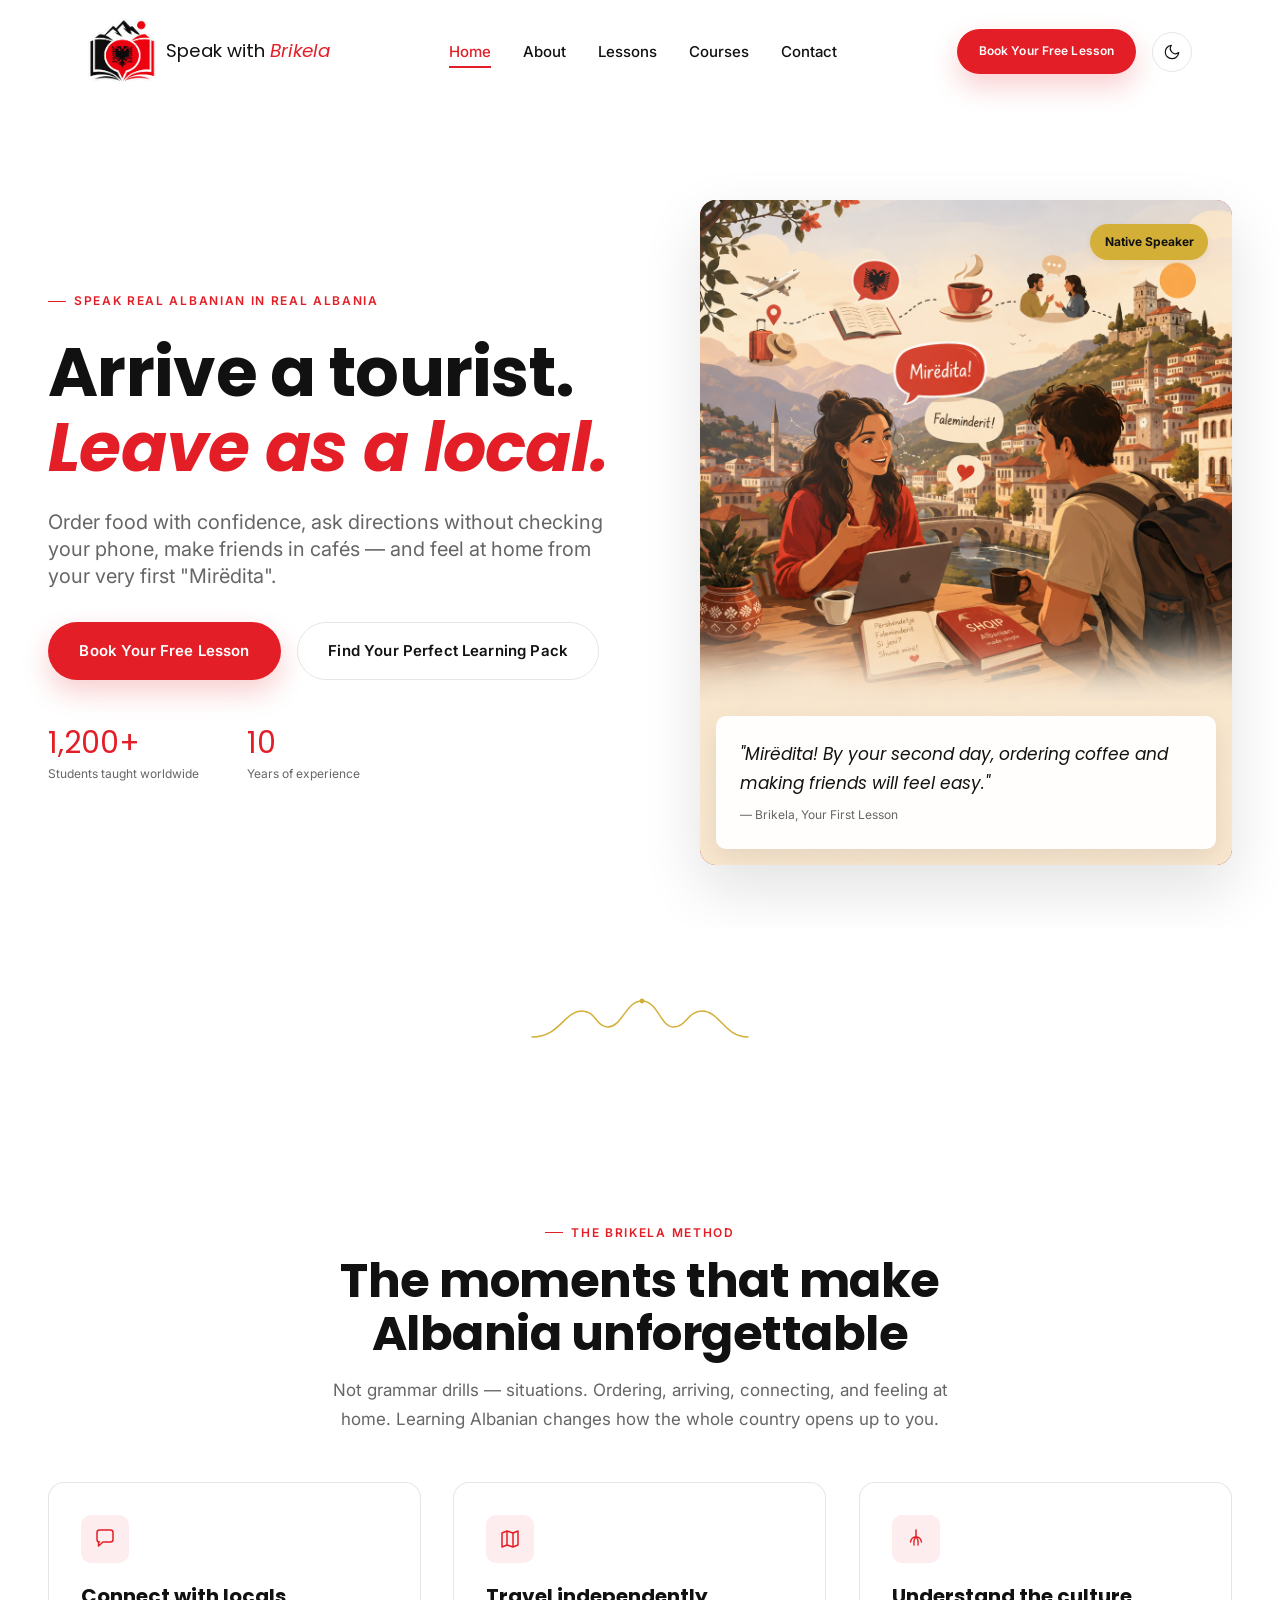
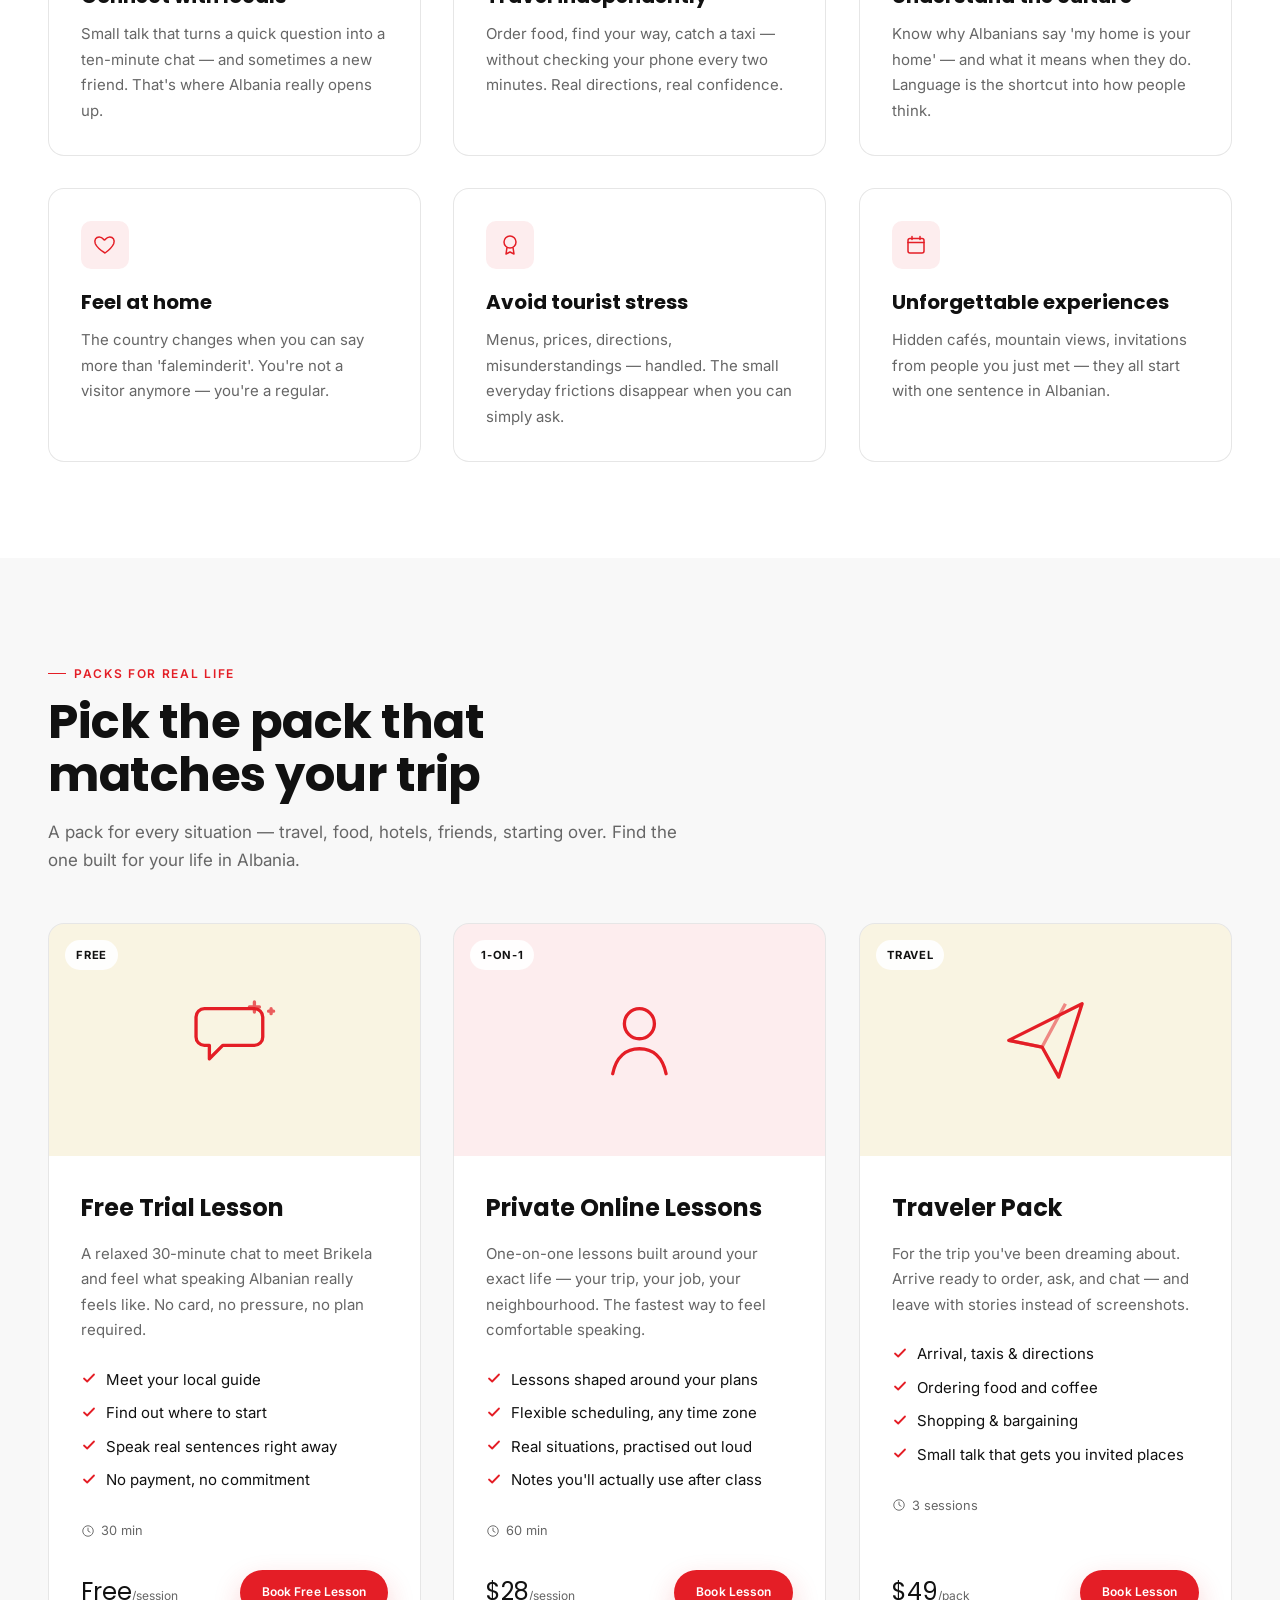
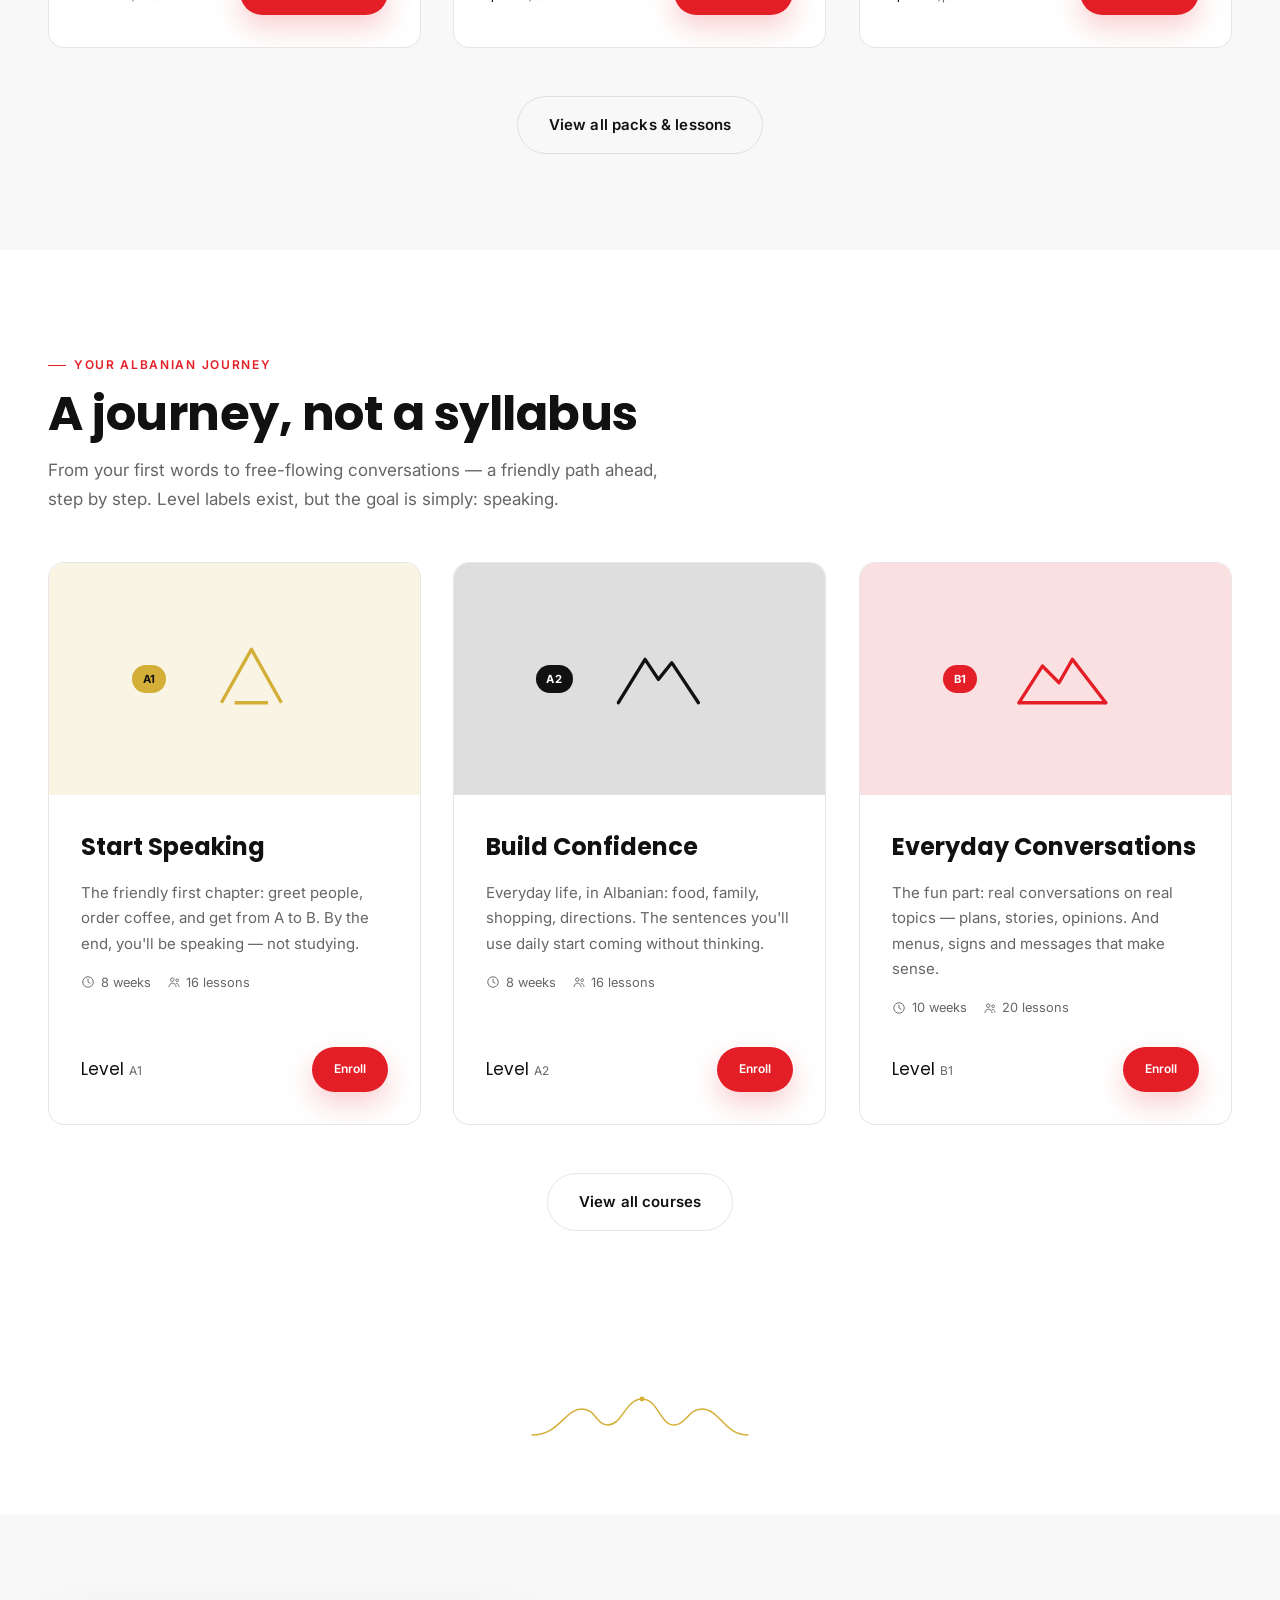
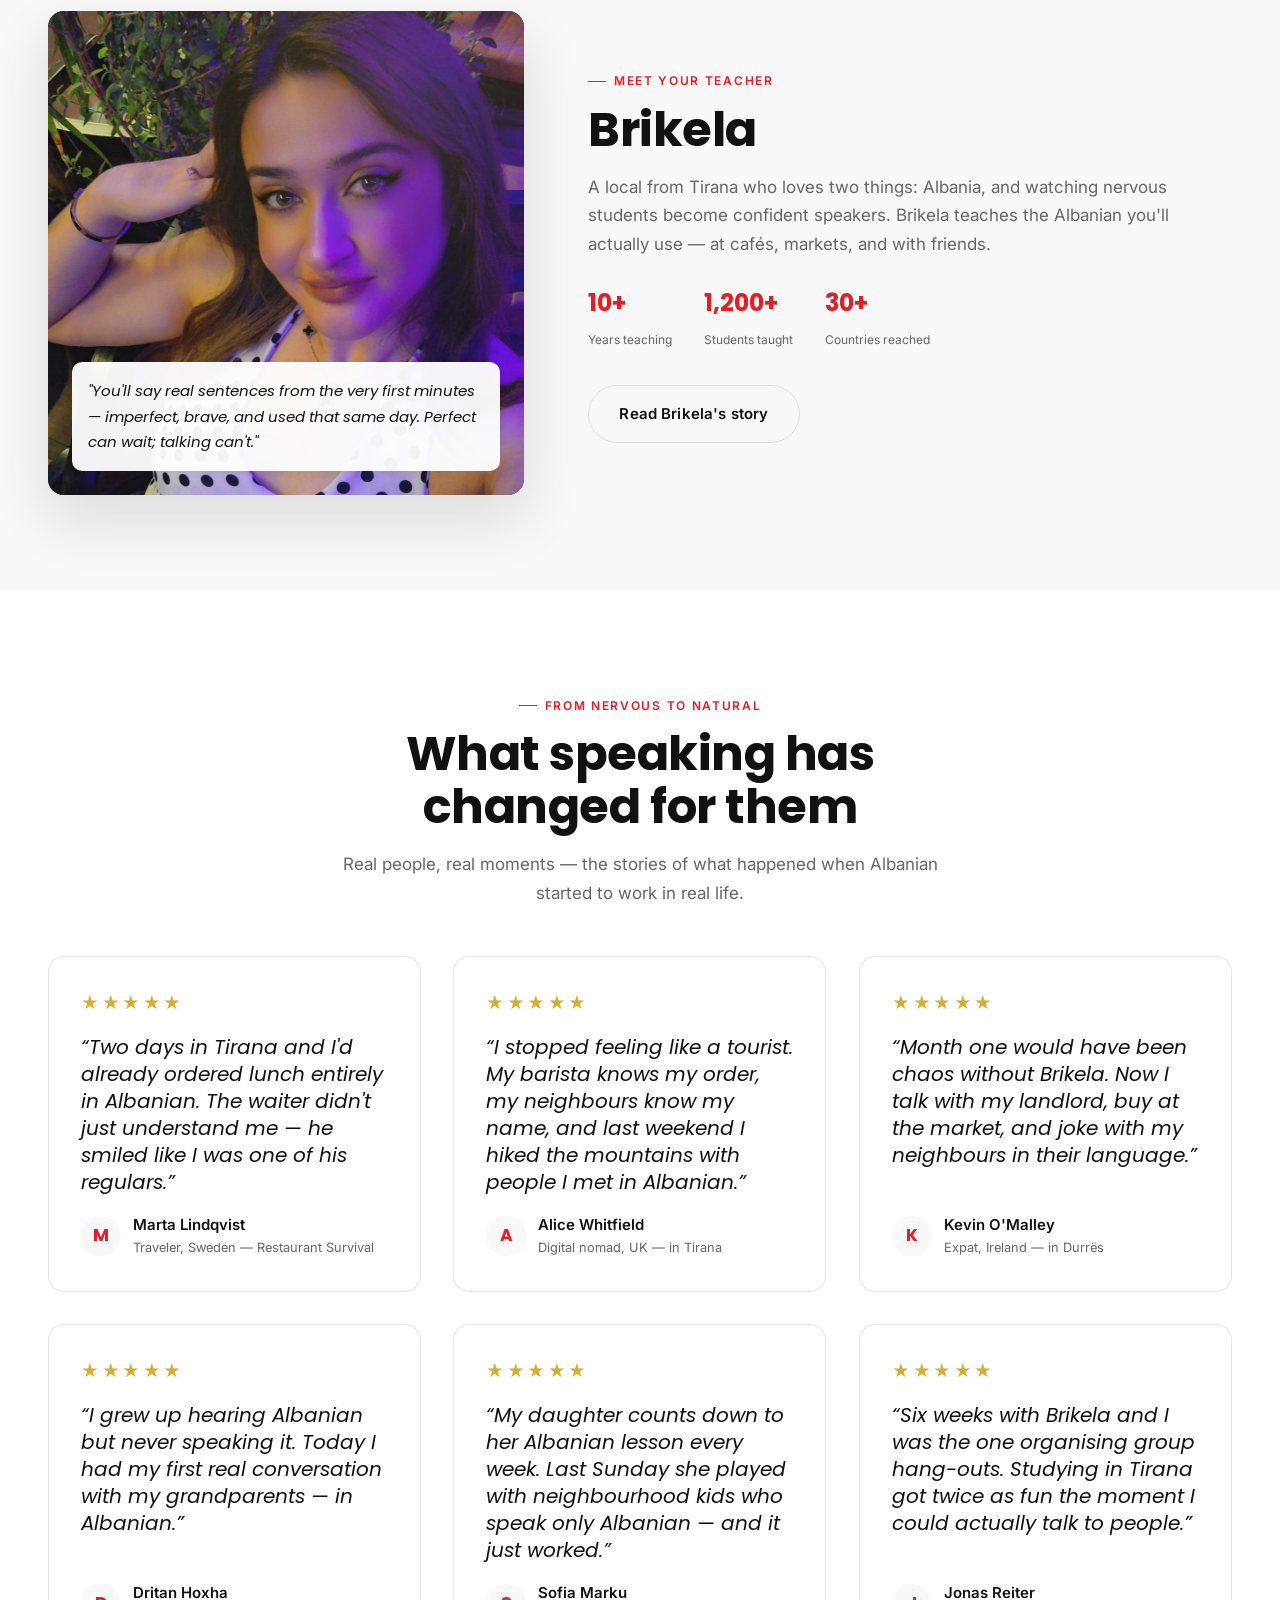
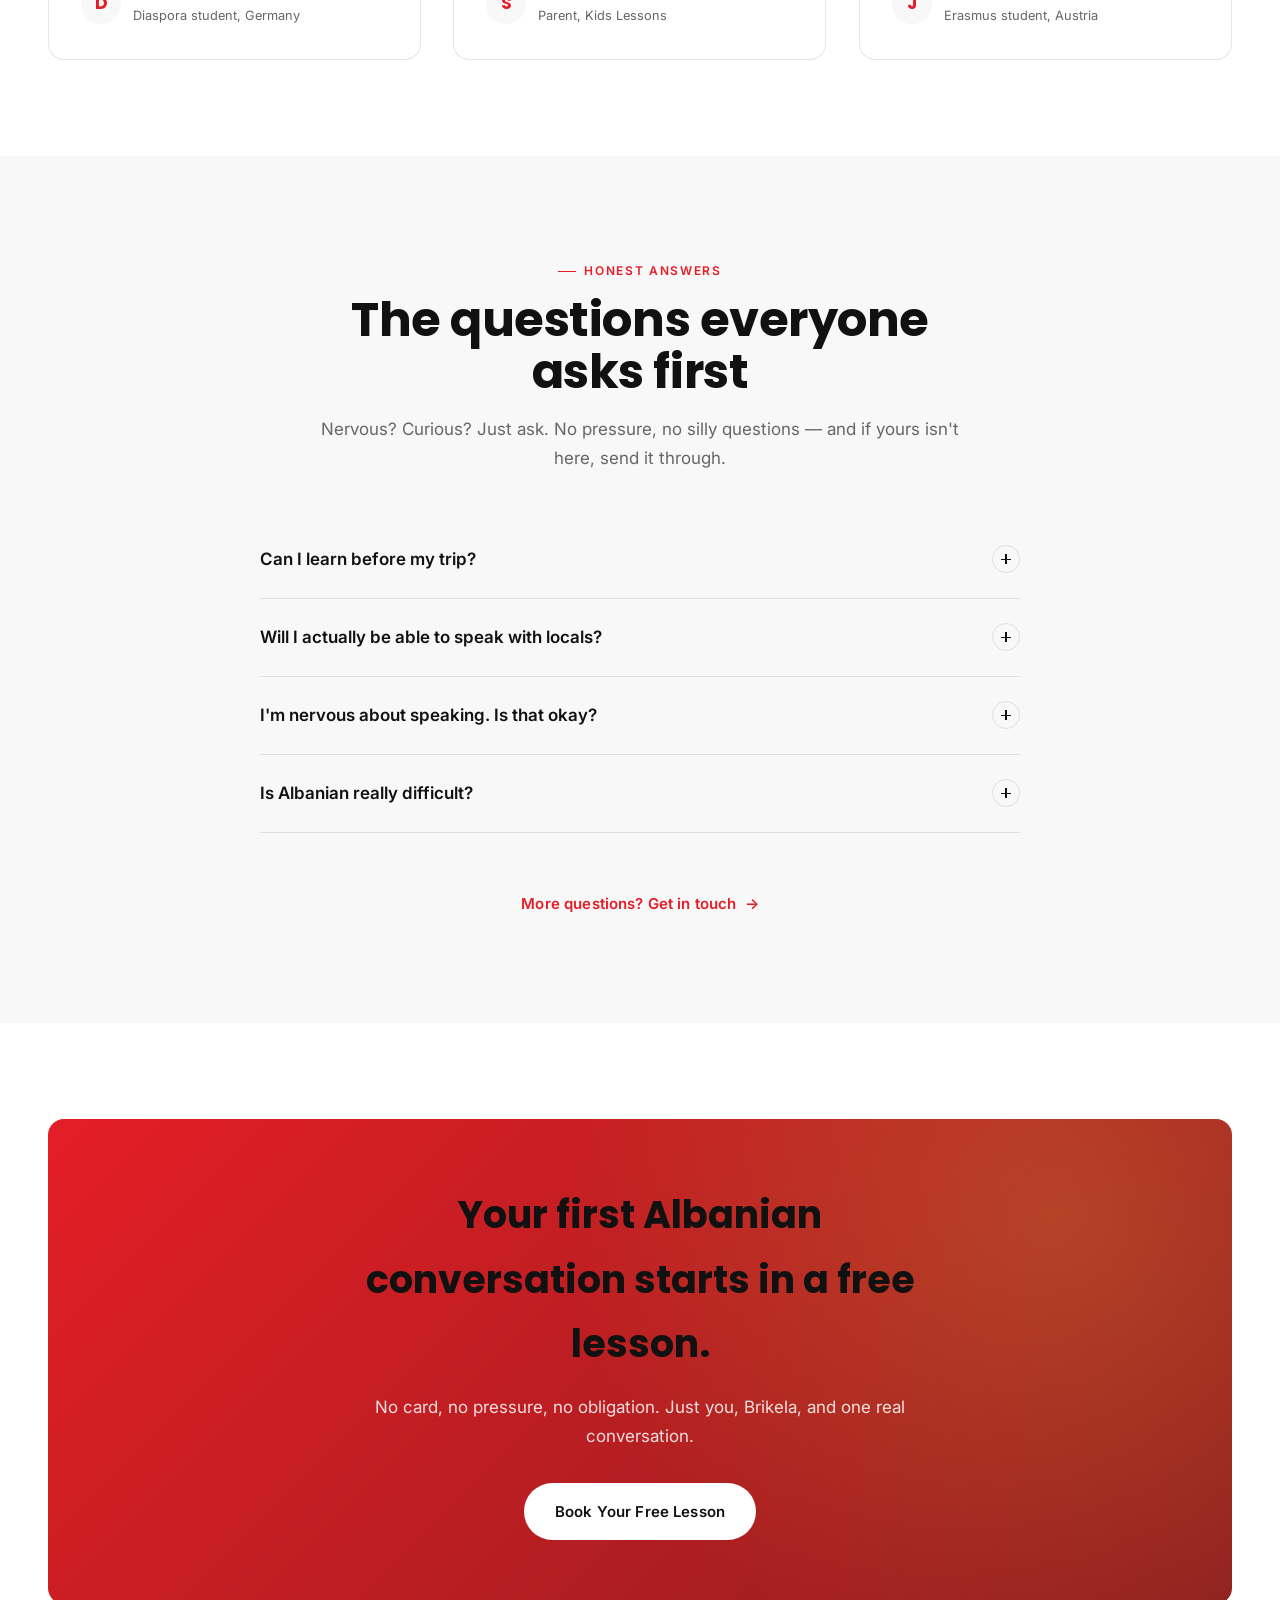
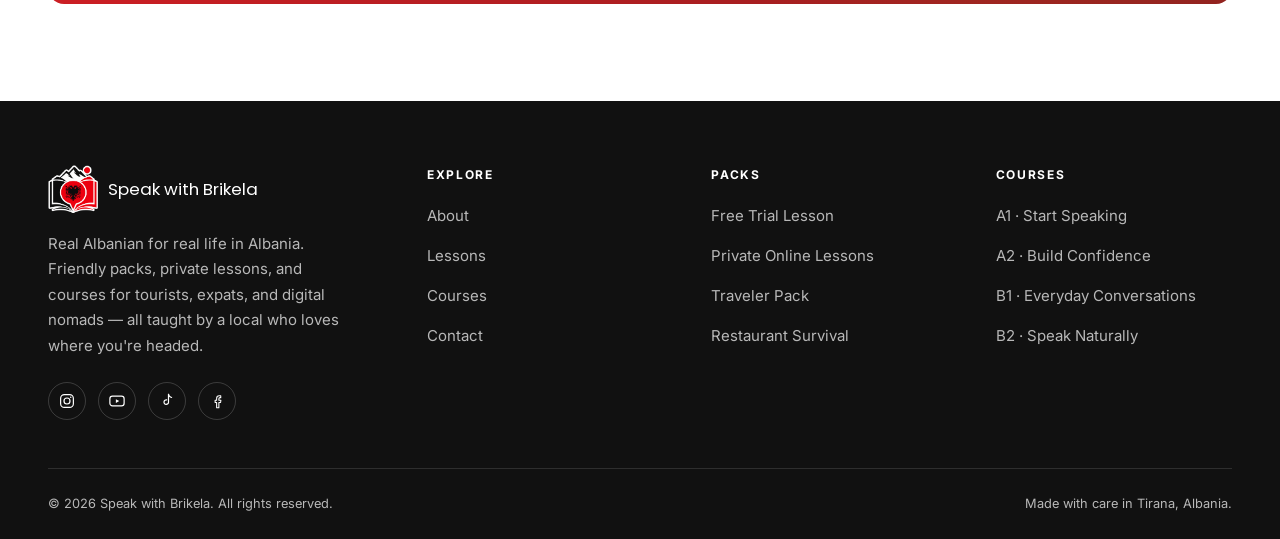
<file: index.html>
<!DOCTYPE html>
<html lang="en">
<head>
  <meta charset="UTF-8" />
  <meta name="viewport" content="width=device-width, initial-scale=1.0" />
  <title>Speak with Brikela — Real Albanian for Real Life in Albania</title>
  <meta name="description" content="Practical Albanian for tourists, expats, digital nomads, and Erasmus students — taught online by a local. Book your free lesson and start speaking real Albanian today." />

  <!-- Open Graph -->
  <meta property="og:type" content="website" />
  <meta property="og:title" content="Speak with Brikela — Real Albanian for Real Life in Albania" />
  <meta property="og:description" content="Order coffee, ask for directions, make friends — real Albanian for real life in Albania, taught by a local." />
  <meta property="og:site_name" content="Speak with Brikela" />

  <!-- Twitter -->
  <meta name="twitter:card" content="summary_large_image" />
  <meta name="twitter:title" content="Speak with Brikela — Real Albanian for Real Life in Albania" />
  <meta name="twitter:description" content="Order coffee, ask for directions, make friends — real Albanian for real life in Albania, taught by a local." />

  <link rel="preconnect" href="https://fonts.googleapis.com" />
  <link rel="preconnect" href="https://fonts.gstatic.com" crossorigin />
  <link href="https://fonts.googleapis.com/css2?family=Poppins:wght@500;600;700&family=Inter:wght@400;500;600;700&display=swap" rel="stylesheet" />

  <link rel="stylesheet" href="assets/css/variables.css" />
  <link rel="stylesheet" href="assets/css/components.css" />
  <link rel="stylesheet" href="assets/css/style.css" />
  <link rel="stylesheet" href="assets/css/animations.css" />
  <script>
    (function(){var t=localStorage.getItem("theme")||(window.matchMedia&&window.matchMedia("(prefers-color-scheme:dark)").matches?"dark":"light");document.documentElement.setAttribute("data-theme",t)})();
  </script>
</head>
<body>
  <a class="skip-link" href="#main-content">Skip to content</a>

  <header class="navbar" data-component="navbar" data-current="index.html"></header>

  <main id="main-content">

    <!-- HERO ================================================================= -->
    <section class="hero">
      <div class="hero__inner">
        <div data-reveal>
          <span class="eyebrow hero__eyebrow">Speak real Albanian in real Albania</span>
          <h1 class="hero__title">Arrive a tourist. <em>Leave as a local.</em></h1>
          <p class="hero__lede">Order food with confidence, ask directions without checking your phone, make friends in cafés — and feel at home from your very first "Mirëdita".</p>
          <div class="hero__actions">
            <a href="contact.html" class="btn btn-primary">Book Your Free Lesson</a>
            <a href="lessons.html" class="btn btn-secondary">Find Your Perfect Learning Pack</a>
          </div>
          <div class="hero__stats" data-component="hero-stats"></div>
        </div>
        <div class="hero__visual" data-reveal="fade">
          <img class="hero__visual-img" src="assets/images/heroimage.png" alt="Enjoying coffee and a real conversation in Albania" fetchpriority="high" />
          <div class="hero__badge">Native Speaker</div>
          <div class="hero__visual-card">
            <p>"Mirëdita! By your second day, ordering coffee and making friends will feel easy."</p>
            <span>— Brikela, Your First Lesson</span>
          </div>
        </div>
      </div>
    </section>

    <div class="container" data-wing-divider></div>

    <!-- WHY LEARN ============================================================ -->
    <section class="section" id="why-learn">
      <div class="section__inner">
        <div class="section-head section-head--center">
          <span class="eyebrow" style="justify-content:center">The Brikela Method</span>
          <h2 class="section-title">The moments that make Albania unforgettable</h2>
          <p class="section-lede">Not grammar drills — situations. Ordering, arriving, connecting, and feeling at home. Learning Albanian changes how the whole country opens up to you.</p>
        </div>
        <div class="grid grid--3" data-component="why-learn"></div>
      </div>
    </section>

    <!-- FEATURED LESSONS ===================================================== -->
    <section class="section section--soft">
      <div class="section__inner">
        <div class="section-head">
          <span class="eyebrow">Packs for real life</span>
          <h2 class="section-title">Pick the pack that matches your trip</h2>
          <p class="section-lede">A pack for every situation — travel, food, hotels, friends, starting over. Find the one built for your life in Albania.</p>
        </div>
        <div class="grid grid--3" data-component="lesson-grid" data-limit="3"></div>
        <div class="section-foot"><a href="lessons.html" class="btn btn-secondary">View all packs &amp; lessons</a></div>
      </div>
    </section>

    <!-- FEATURED COURSES ===================================================== -->
    <section class="section">
      <div class="section__inner">
        <div class="section-head">
          <span class="eyebrow">Your Albanian journey</span>
          <h2 class="section-title">A journey, not a syllabus</h2>
          <p class="section-lede">From your first words to free-flowing conversations — a friendly path ahead, step by step. Level labels exist, but the goal is simply: speaking.</p>
        </div>
        <div class="grid grid--3" data-component="course-grid" data-limit="3"></div>
        <div class="section-foot"><a href="courses.html" class="btn btn-secondary">View all courses</a></div>
      </div>
    </section>

    <div class="container" data-wing-divider></div>

    <!-- ABOUT BREKILA (preview) ============================================== -->
    <section class="section section--soft">
      <div class="section__inner teacher" data-component="teacher-preview"></div>
    </section>

    <!-- TESTIMONIALS ========================================================= -->
    <section class="section">
      <div class="section__inner">
        <div class="section-head section-head--center">
          <span class="eyebrow" style="justify-content:center">From nervous to natural</span>
          <h2 class="section-title">What speaking has changed for them</h2>
          <p class="section-lede">Real people, real moments — the stories of what happened when Albanian started to work in real life.</p>
        </div>
        <div class="grid grid--3" data-component="testimonial-grid"></div>
      </div>
    </section>

    <!-- FAQ PREVIEW =========================================================== -->
    <section class="section section--soft">
      <div class="section__inner">
        <div class="section-head section-head--center">
          <span class="eyebrow" style="justify-content:center">Honest answers</span>
          <h2 class="section-title">The questions everyone asks first</h2>
          <p class="section-lede">Nervous? Curious? Just ask. No pressure, no silly questions — and if yours isn't here, send it through.</p>
        </div>
        <div style="max-width:760px;margin:0 auto;" data-component="faq-list" data-limit="4"></div>
        <div class="section-foot"><a href="contact.html#faq" class="btn btn-ghost">More questions? Get in touch</a></div>
      </div>
    </section>

    <!-- CTA =================================================================== -->
    <section class="section">
      <div class="section__inner">
        <div class="cta-banner" data-reveal>
          <div class="cta-banner__content">
            <h2>Your first Albanian conversation starts in a free lesson.</h2>
            <p>No card, no pressure, no obligation. Just you, Brikela, and one real conversation.</p>
            <div class="cta-banner__actions">
              <a href="contact.html" class="btn btn-on-dark">Book Your Free Lesson</a>
            </div>
          </div>
        </div>
      </div>
    </section>

  </main>

  <footer class="footer" data-component="footer"></footer>

  <script src="assets/js/data.js"></script>
  <script src="assets/js/animations.js"></script>
  <script src="assets/js/main.js"></script>
</body>
</html>
</file>
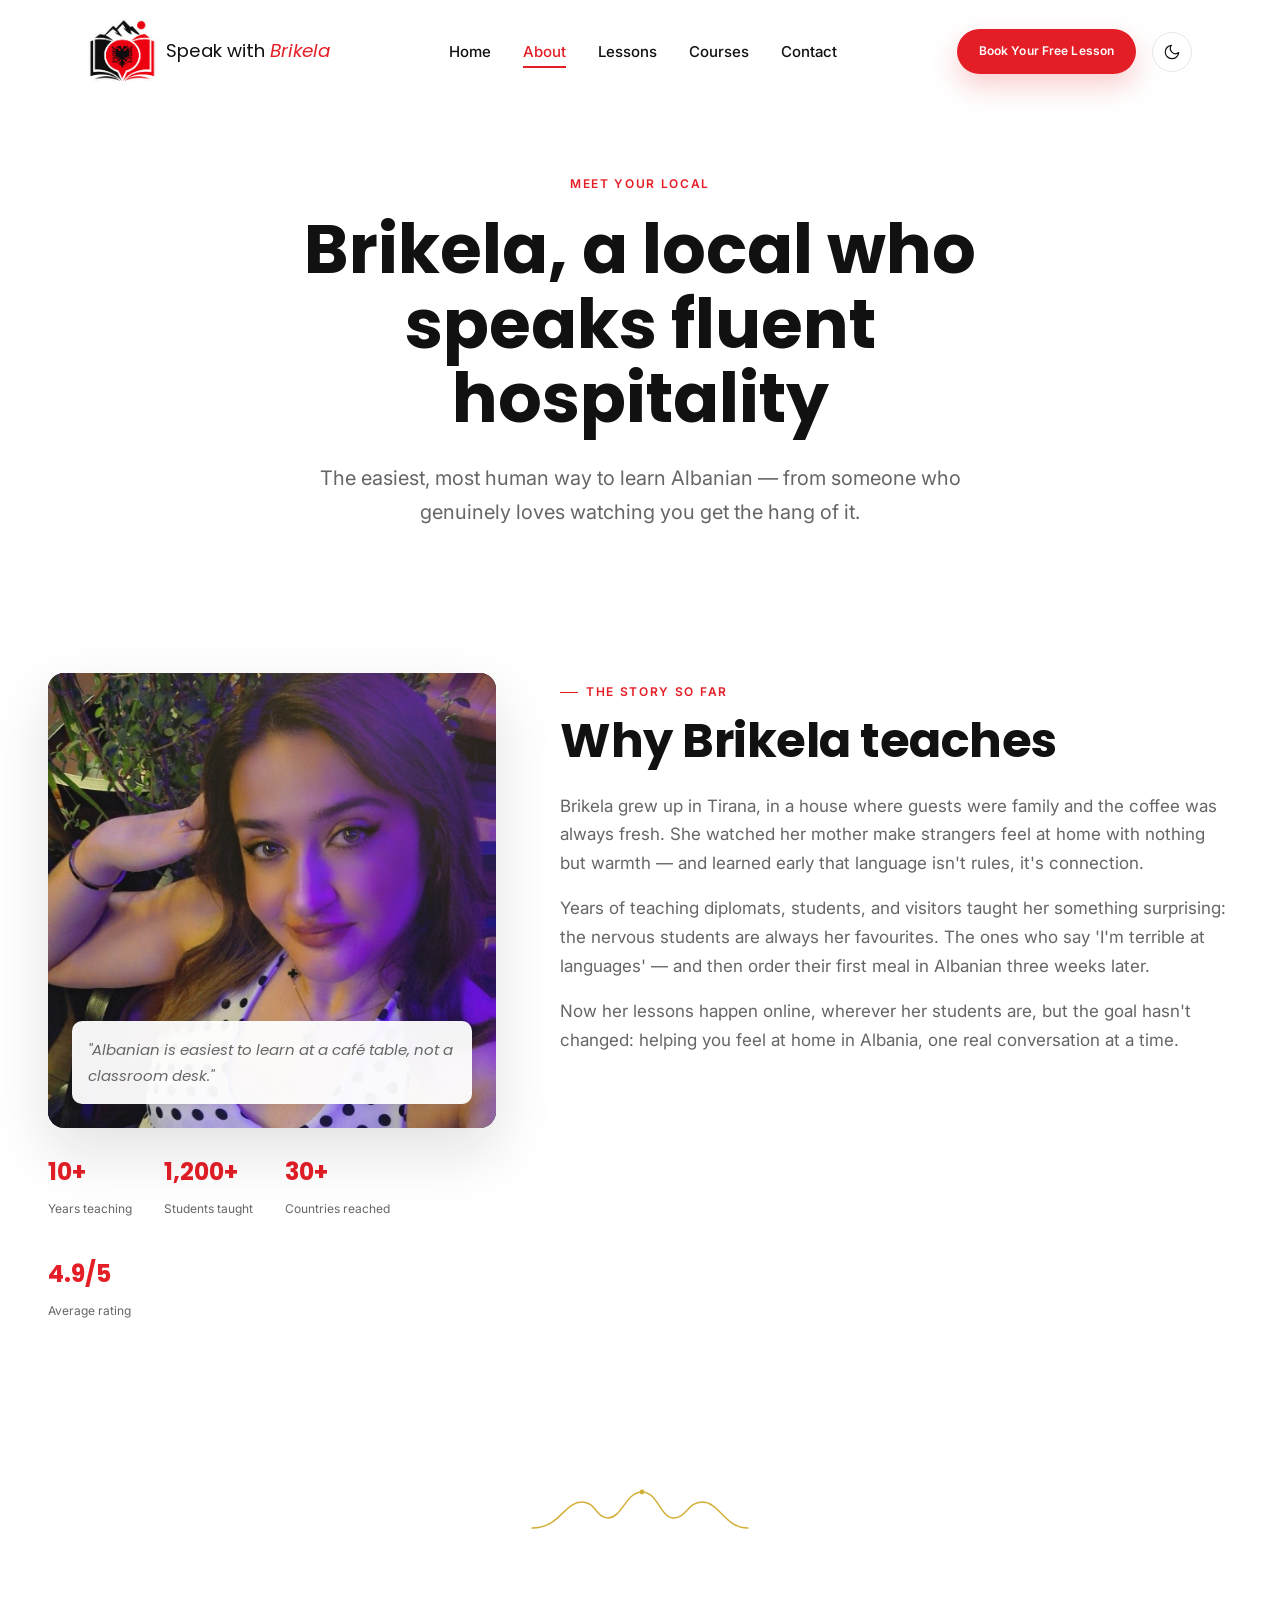
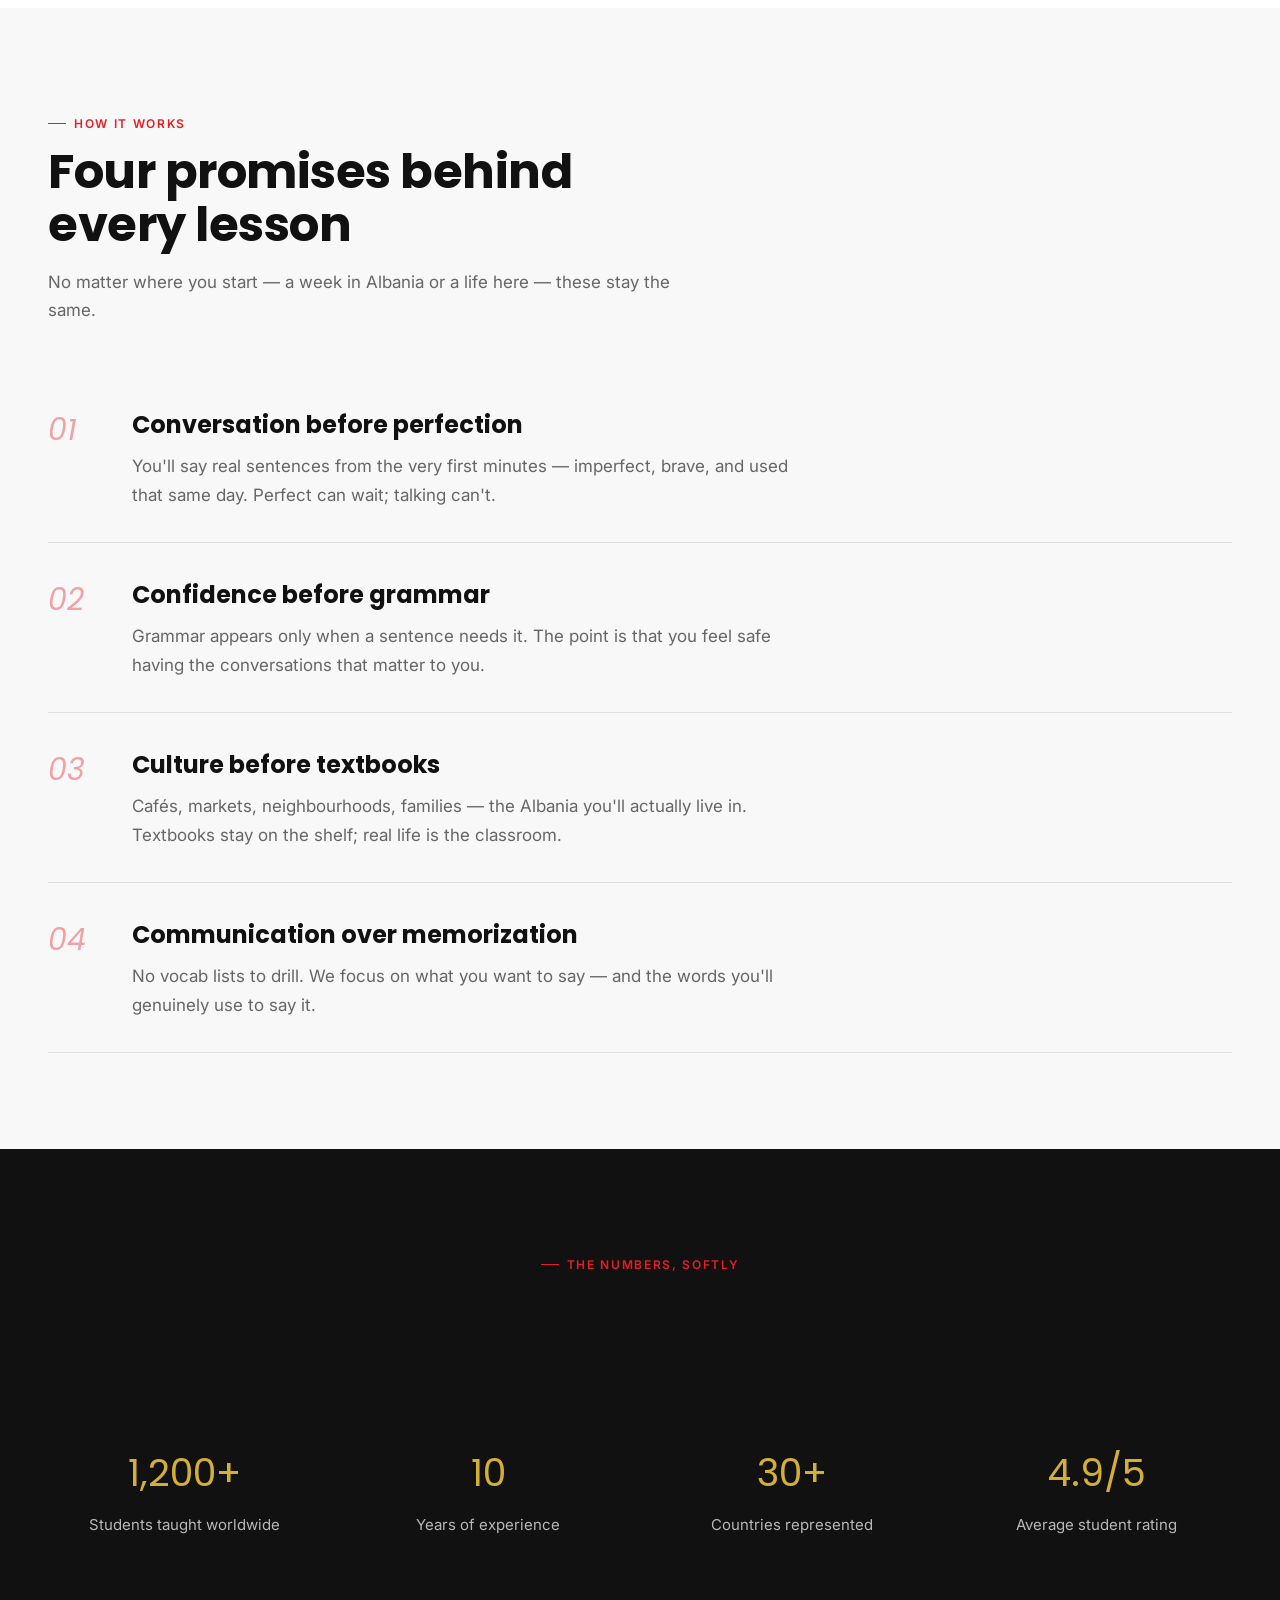
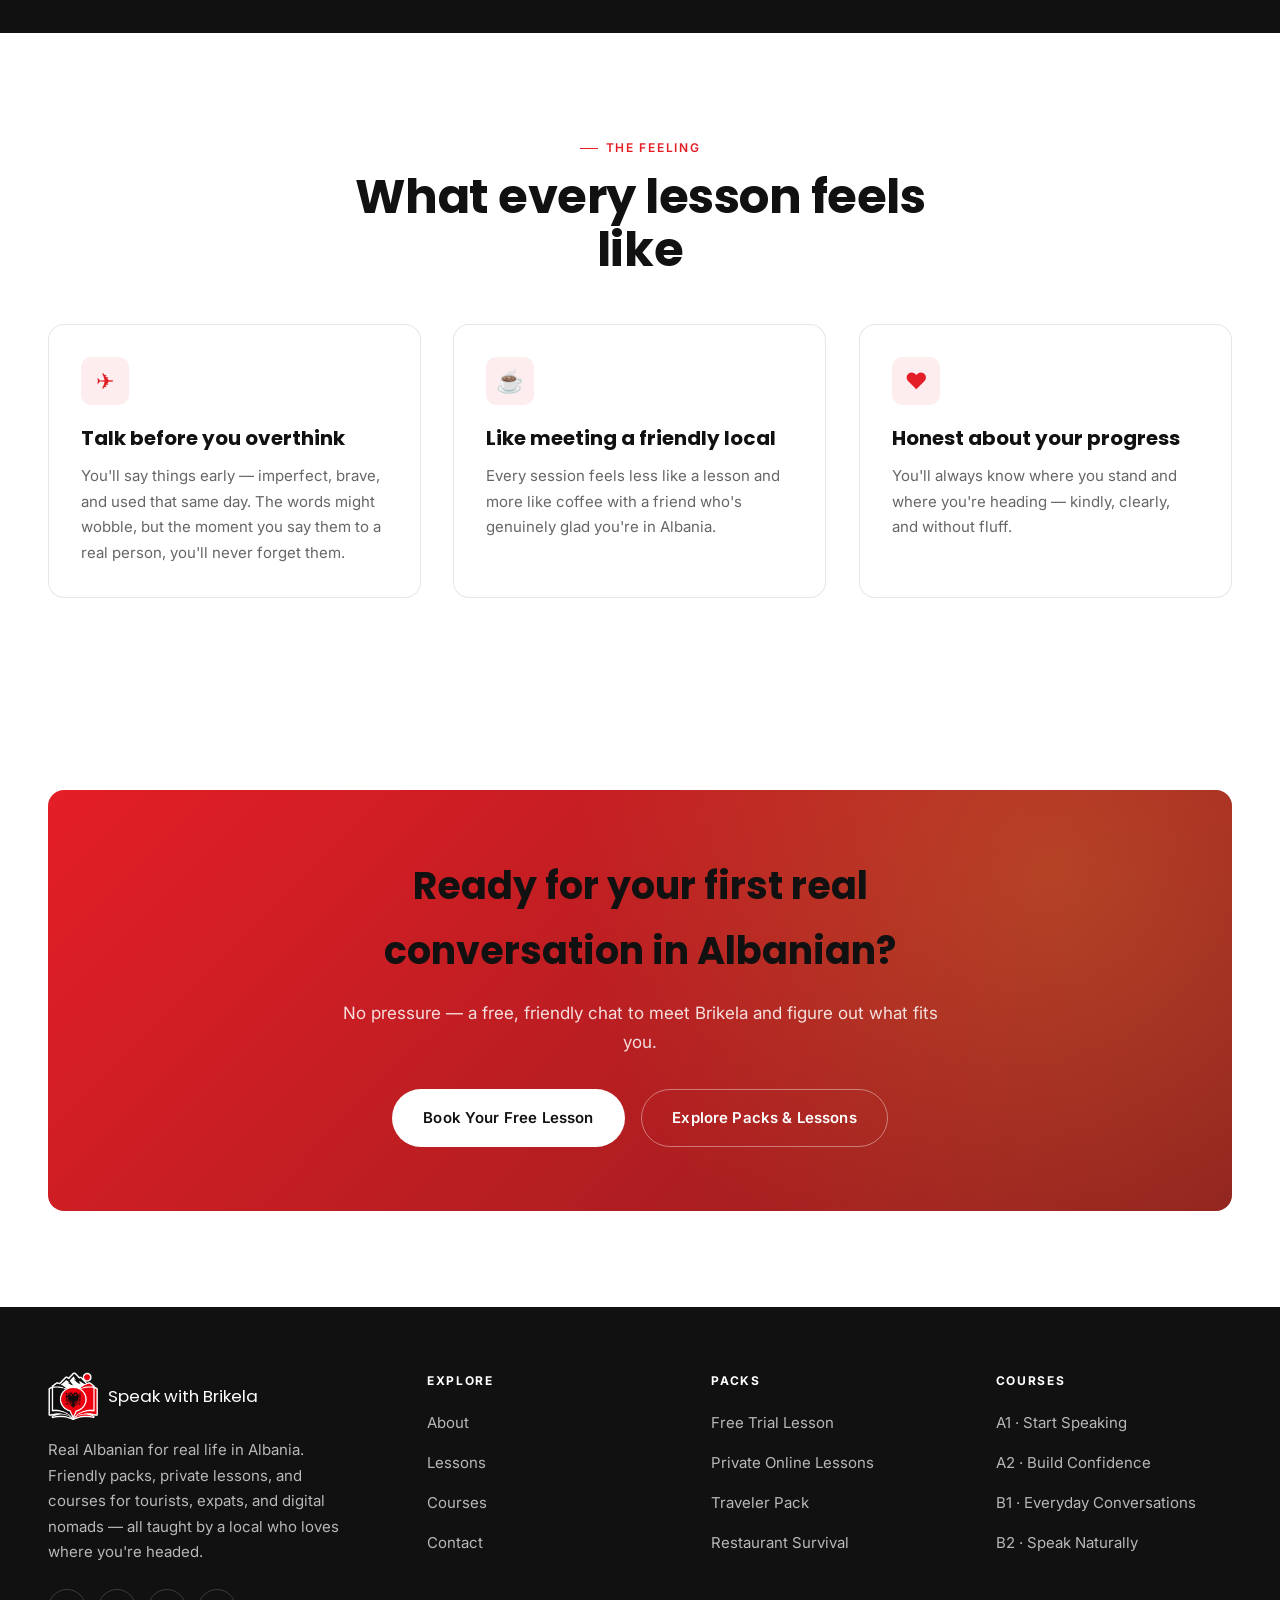
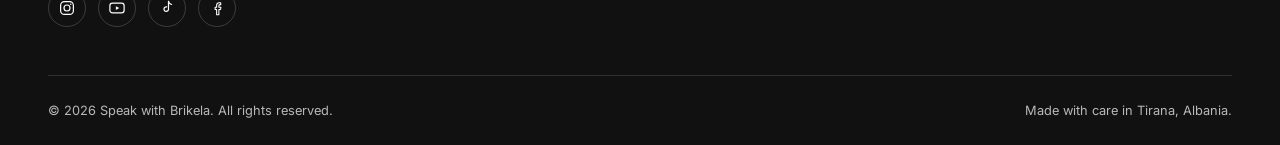
<file: about.html>
<!DOCTYPE html>
<html lang="en">
<head>
  <meta charset="UTF-8" />
  <meta name="viewport" content="width=device-width, initial-scale=1.0" />
  <title>Meet Brikela — Speak with Brikela</title>
  <meta name="description" content="Meet Brikela, a local from Tirana who teaches the Albanian you'll actually use — at cafés, markets, and with friends. Book your free lesson." />

  <meta property="og:type" content="website" />
  <meta property="og:title" content="Meet Brikela — Speak with Brikela" />
  <meta property="og:description" content="A local from Tirana who loves two things: Albania, and watching nervous students become confident speakers." />
  <meta property="og:site_name" content="Speak with Brikela" />

  <meta name="twitter:card" content="summary_large_image" />
  <meta name="twitter:title" content="Meet Brikela — Speak with Brikela" />
  <meta name="twitter:description" content="A local from Tirana who loves two things: Albania, and watching nervous students become confident speakers." />

  <link rel="preconnect" href="https://fonts.googleapis.com" />
  <link rel="preconnect" href="https://fonts.gstatic.com" crossorigin />
  <link href="https://fonts.googleapis.com/css2?family=Poppins:wght@500;600;700&family=Inter:wght@400;500;600;700&display=swap" rel="stylesheet" />

  <link rel="stylesheet" href="assets/css/variables.css" />
  <link rel="stylesheet" href="assets/css/components.css" />
  <link rel="stylesheet" href="assets/css/style.css" />
  <link rel="stylesheet" href="assets/css/animations.css" />
  <script>
    (function(){var t=localStorage.getItem("theme")||(window.matchMedia&&window.matchMedia("(prefers-color-scheme:dark)").matches?"dark":"light");document.documentElement.setAttribute("data-theme",t)})();
  </script>
</head>
<body>
  <a class="skip-link" href="#main-content">Skip to content</a>

  <header class="navbar" data-component="navbar" data-current="about.html"></header>

  <main id="main-content">

    <!-- PAGE HERO ============================================================= -->
    <section class="page-hero">
      <div class="page-hero__inner" data-reveal>
        <span class="eyebrow">Meet your local</span>
        <h1 class="page-hero__title">Brikela, a local who speaks fluent hospitality</h1>
        <p class="page-hero__lede">The easiest, most human way to learn Albanian — from someone who genuinely loves watching you get the hang of it.</p>
      </div>
    </section>

    <!-- BIOGRAPHY ============================================================= -->
    <section class="section">
      <div class="section__inner bio-layout">
        <div data-reveal="fade">
          <div class="teacher__portrait">
            <img class="teacher__photo" src="assets/images/brikela.jpg" alt="Portrait of Brikela, your friendly Albanian guide" />
            <div class="teacher__quote-tag">
              <p>"Albanian is easiest to learn at a café table, not a classroom desk."</p>
            </div>
          </div>
          <div class="teacher__credentials" data-component="credentials"></div>
        </div>
        <div data-reveal>
          <span class="eyebrow">The story so far</span>
          <h2 class="section-title" style="margin-bottom:1.5rem">Why Brikela teaches</h2>
          <div data-component="teacher-bio"></div>
        </div>
      </div>
    </section>

    <div class="container" data-wing-divider></div>

    <!-- TEACHING PHILOSOPHY =================================================== -->
    <section class="section section--soft">
      <div class="section__inner">
        <div class="section-head">
          <span class="eyebrow">How it works</span>
          <h2 class="section-title">Four promises behind every lesson</h2>
          <p class="section-lede">No matter where you start — a week in Albania or a life here — these stay the same.</p>
        </div>
        <div data-component="philosophy-list"></div>
      </div>
    </section>

    <!-- EXPERIENCE (stats) ===================================================== -->
    <section class="section section--charcoal">
      <div class="section__inner">
        <div class="section-head section-head--center">
          <span class="eyebrow" style="justify-content:center">The numbers, softly</span>
          <h2 class="section-title">A decade of learners turning into locals</h2>
        </div>
        <div class="stats-strip" data-component="stats-strip"></div>
      </div>
    </section>

    <!-- VALUES ================================================================= -->
    <section class="section">
      <div class="section__inner">
        <div class="section-head section-head--center">
          <span class="eyebrow" style="justify-content:center">The feeling</span>
          <h2 class="section-title">What every lesson feels like</h2>
        </div>
        <div class="grid grid--3">
          <div class="value-tile" data-reveal>
            <div class="value-tile__icon" style="font-size:1.4rem;">✈</div>
            <h3>Talk before you overthink</h3>
            <p>You'll say things early — imperfect, brave, and used that same day. The words might wobble, but the moment you say them to a real person, you'll never forget them.</p>
          </div>
          <div class="value-tile" data-reveal>
            <div class="value-tile__icon" style="font-size:1.4rem;">☕</div>
            <h3>Like meeting a friendly local</h3>
            <p>Every session feels less like a lesson and more like coffee with a friend who's genuinely glad you're in Albania.</p>
          </div>
          <div class="value-tile" data-reveal>
            <div class="value-tile__icon" style="font-size:1.4rem;">♥</div>
            <h3>Honest about your progress</h3>
            <p>You'll always know where you stand and where you're heading — kindly, clearly, and without fluff.</p>
          </div>
        </div>
      </div>
    </section>

    <!-- CTA ===================================================================== -->
    <section class="section">
      <div class="section__inner">
        <div class="cta-banner" data-reveal>
          <div class="cta-banner__content">
            <h2>Ready for your first real conversation in Albanian?</h2>
            <p>No pressure — a free, friendly chat to meet Brikela and figure out what fits you.</p>
            <div class="cta-banner__actions">
              <a href="contact.html" class="btn btn-on-dark">Book Your Free Lesson</a>
              <a href="lessons.html" class="btn btn-secondary" style="border-color:rgba(255,255,255,0.4); color:#fff;">Explore Packs &amp; Lessons</a>
            </div>
          </div>
        </div>
      </div>
    </section>

  </main>

  <footer class="footer" data-component="footer"></footer>

  <script src="assets/js/data.js"></script>
  <script src="assets/js/animations.js"></script>
  <script src="assets/js/main.js"></script>
</body>
</html>
</file>
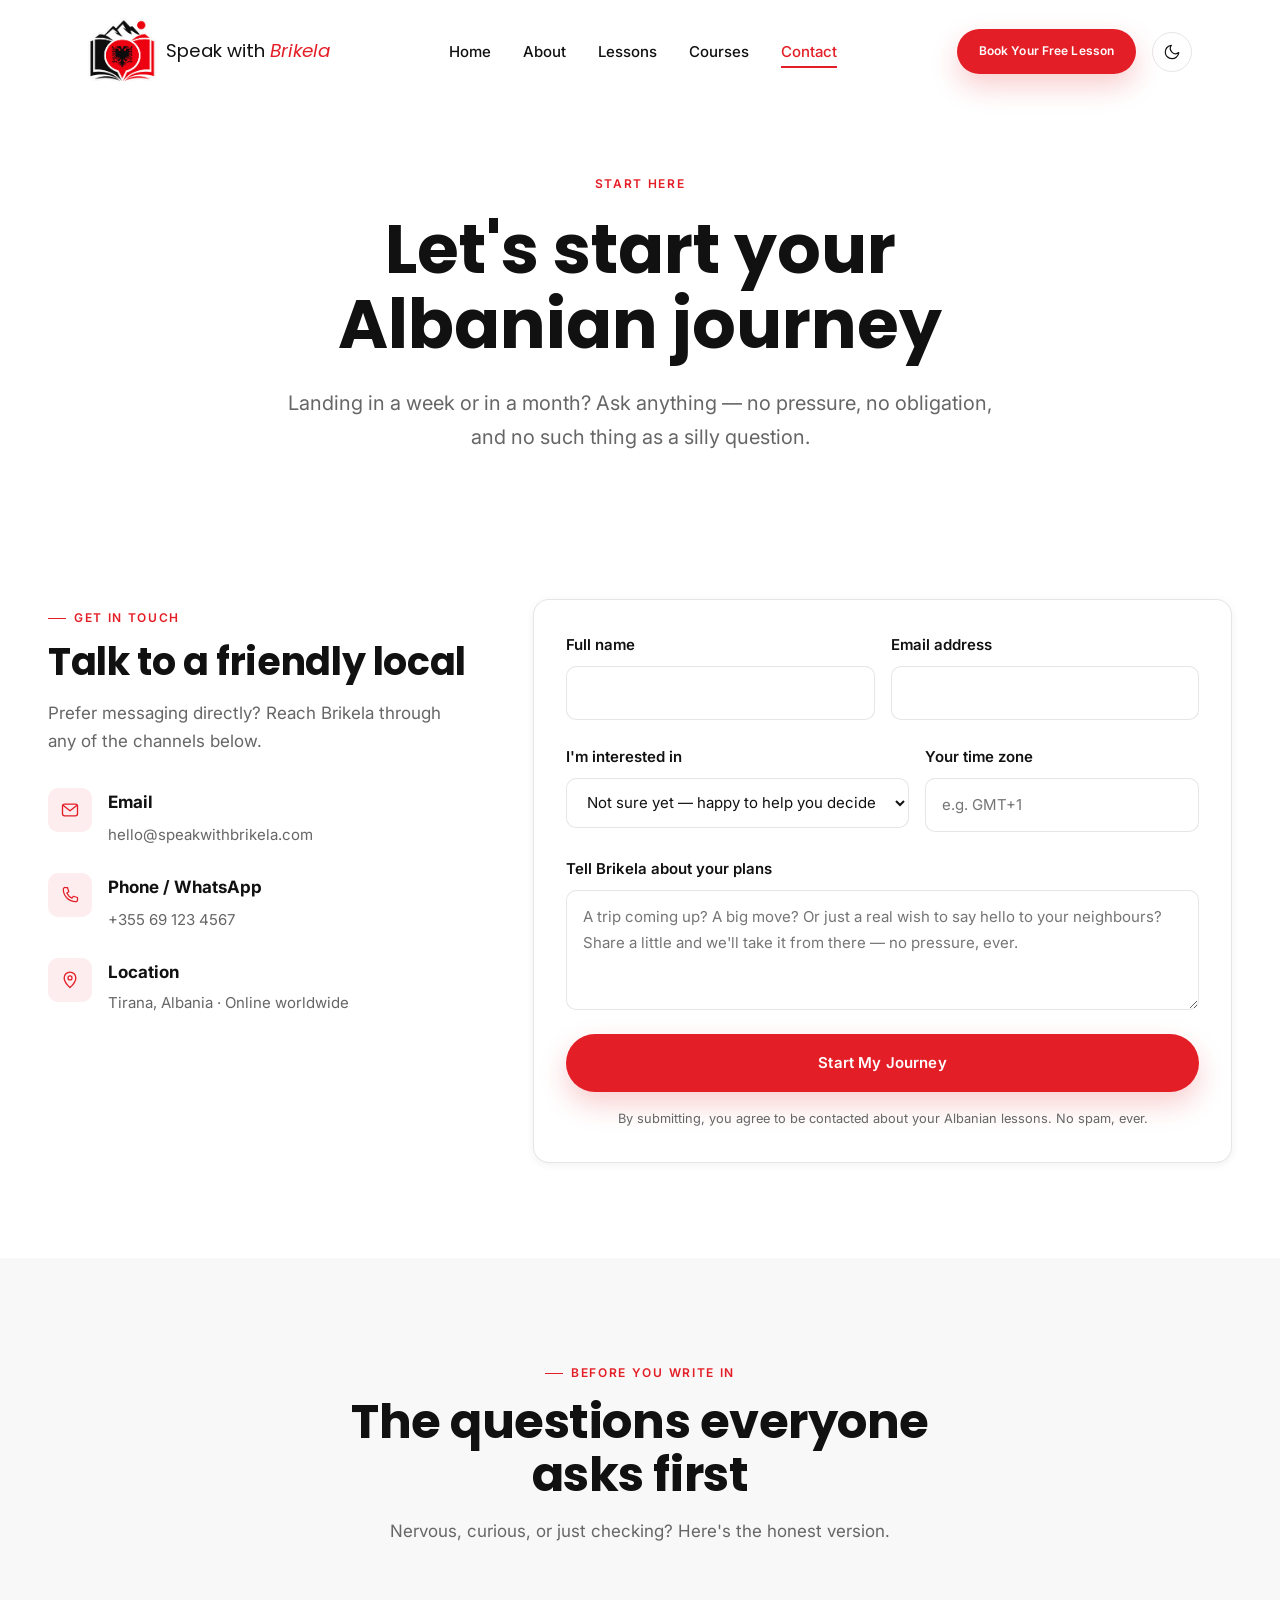
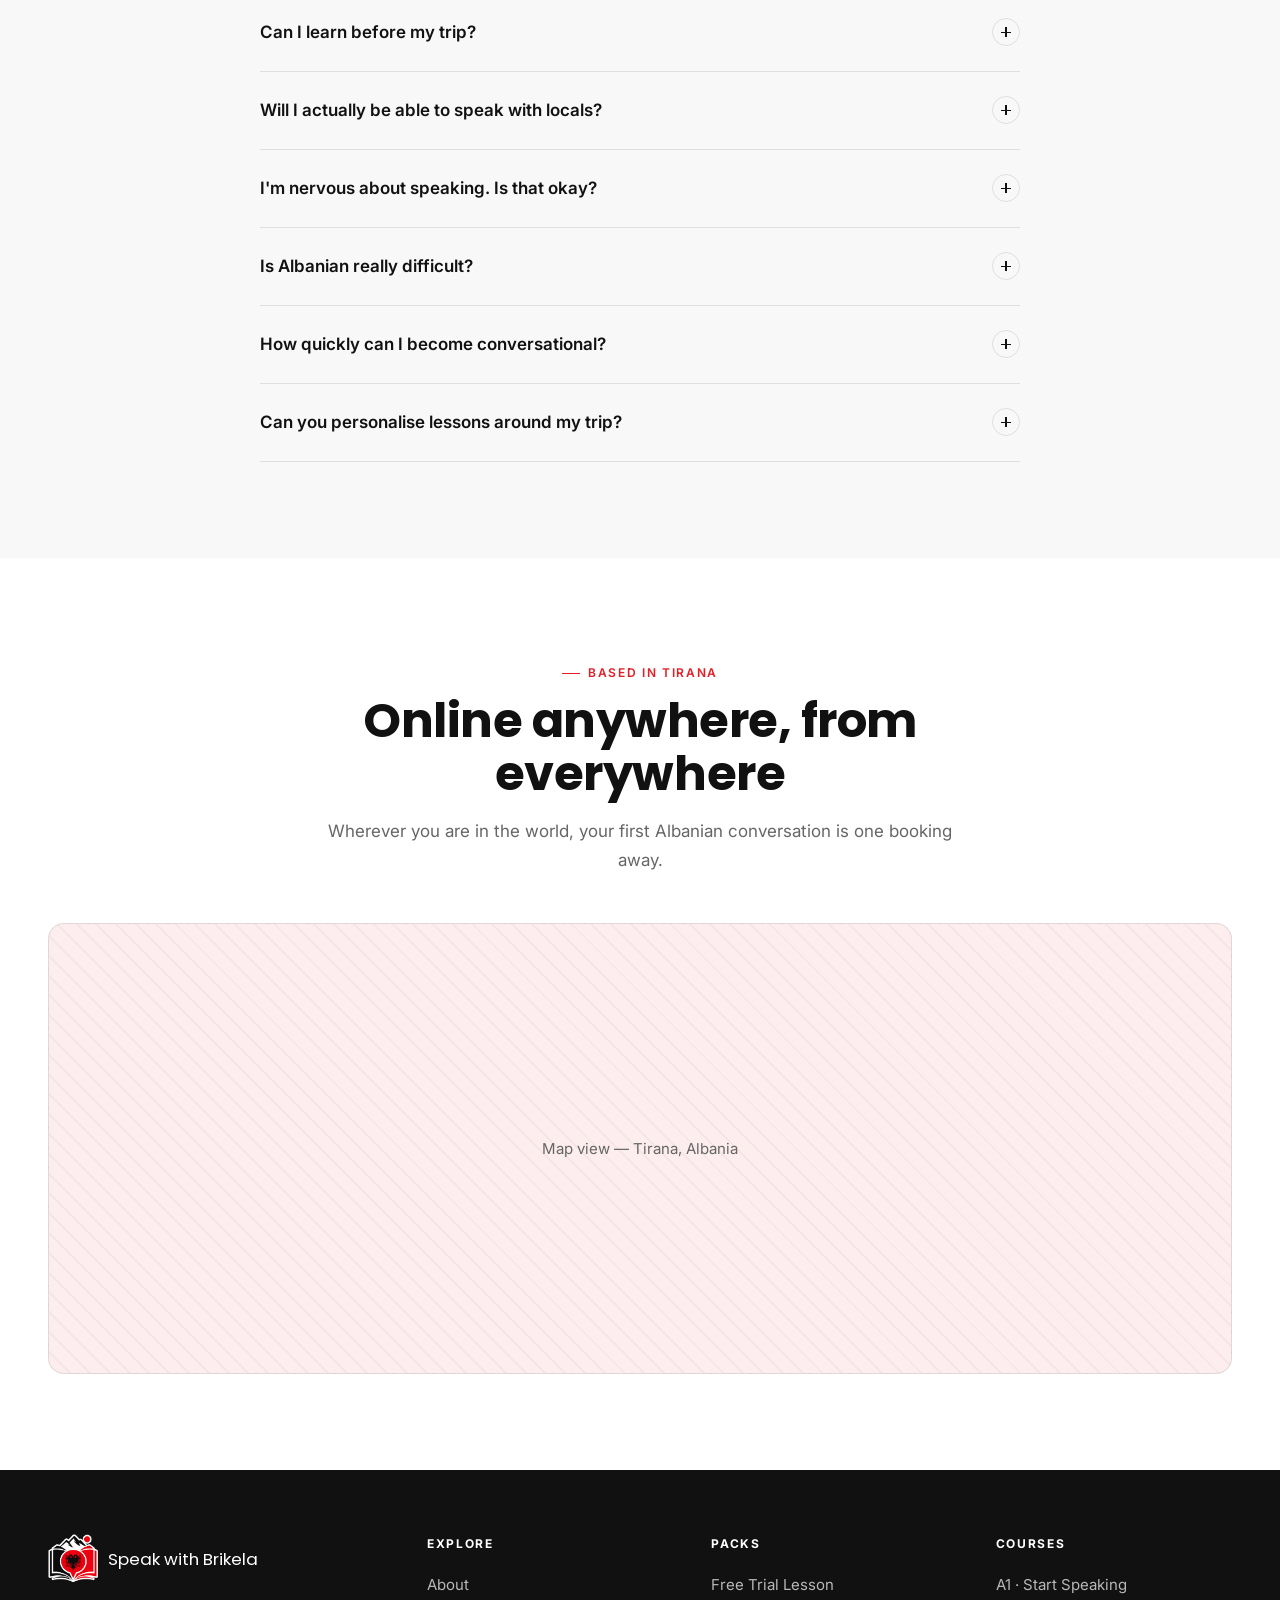
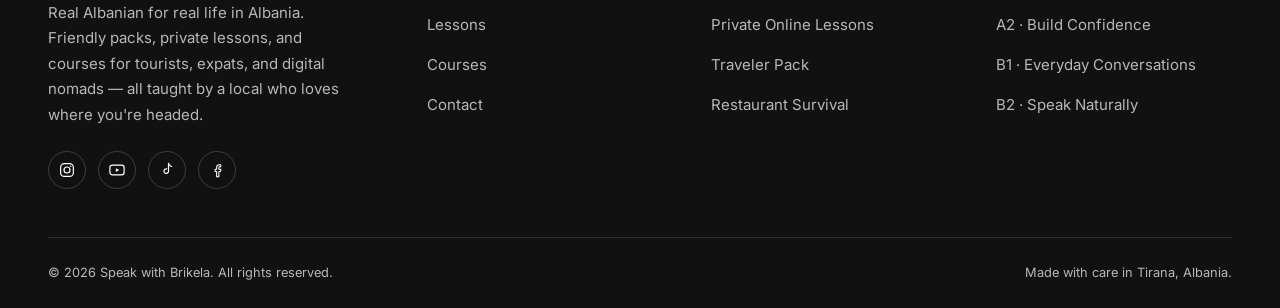
<file: contact.html>
<!DOCTYPE html>
<html lang="en">
<head>
  <meta charset="UTF-8" />
  <meta name="viewport" content="width=device-width, initial-scale=1.0" />
  <title>Start Your Journey — Speak with Brikela</title>
  <meta name="description" content="Start speaking Albanian before your trip — book your free lesson or ask any question. No pressure, no obligation, replies within one business day." />

  <meta property="og:type" content="website" />
  <meta property="og:title" content="Start Your Journey — Speak with Brikela" />
  <meta property="og:description" content="Start speaking Albanian before your trip — book your free lesson or ask any question." />
  <meta property="og:site_name" content="Speak with Brikela" />

  <meta name="twitter:card" content="summary_large_image" />
  <meta name="twitter:title" content="Start Your Journey — Speak with Brikela" />
  <meta name="twitter:description" content="Start speaking Albanian before your trip — book your free lesson or ask any question." />

  <link rel="preconnect" href="https://fonts.googleapis.com" />
  <link rel="preconnect" href="https://fonts.gstatic.com" crossorigin />
  <link href="https://fonts.googleapis.com/css2?family=Poppins:wght@500;600;700&family=Inter:wght@400;500;600;700&display=swap" rel="stylesheet" />

  <link rel="stylesheet" href="assets/css/variables.css" />
  <link rel="stylesheet" href="assets/css/components.css" />
  <link rel="stylesheet" href="assets/css/style.css" />
  <link rel="stylesheet" href="assets/css/animations.css" />
  <script>
    (function(){var t=localStorage.getItem("theme")||(window.matchMedia&&window.matchMedia("(prefers-color-scheme:dark)").matches?"dark":"light");document.documentElement.setAttribute("data-theme",t)})();
  </script>
</head>
<body>
  <a class="skip-link" href="#main-content">Skip to content</a>

  <header class="navbar" data-component="navbar" data-current="contact.html"></header>

  <main id="main-content">

    <section class="page-hero">
      <div class="page-hero__inner" data-reveal>
        <span class="eyebrow">Start here</span>
        <h1 class="page-hero__title">Let's start your Albanian journey</h1>
        <p class="page-hero__lede">Landing in a week or in a month? Ask anything — no pressure, no obligation, and no such thing as a silly question.</p>
      </div>
    </section>

    <section class="section">
      <div class="section__inner contact-layout">

        <div data-reveal>
          <span class="eyebrow">Get in touch</span>
          <h2 class="section-title" style="font-size: var(--fs-h3); margin-top: 0.75rem;">Talk to a friendly local</h2>
          <p class="section-lede">Prefer messaging directly? Reach Brikela through any of the channels below.</p>
          <div class="contact-info__list" data-component="contact-info"></div>
        </div>

        <form class="form" data-component="contact-form" data-reveal aria-label="Contact form">
          <div class="form__success" data-form-success>
            <span>&#10003;</span>
            <span>Message sent — Brikela typically replies within one business day.</span>
          </div>

          <div class="form__row">
            <div class="form__field">
              <label for="name">Full name</label>
              <input type="text" id="name" name="name" required autocomplete="name" />
            </div>
            <div class="form__field">
              <label for="email">Email address</label>
              <input type="email" id="email" name="email" required autocomplete="email" />
            </div>
          </div>

          <div class="form__row">
            <div class="form__field">
              <label for="interest">I'm interested in</label>
              <select id="interest" name="interest">
                <option value="">Not sure yet — happy to help you decide</option>
                <option value="Free Trial Lesson">Free Trial Lesson</option>
                <option value="Private Online Lessons">Private Online Lessons</option>
                <option value="Traveler Pack">Traveler Pack</option>
                <option value="Restaurant Survival">Restaurant Survival</option>
                <option value="Hotel Check-In">Hotel Check-In</option>
                <option value="Taxi & Transport">Taxi &amp; Transport</option>
                <option value="Shopping Essentials">Shopping Essentials</option>
                <option value="Make Friends">Make Friends</option>
                <option value="Digital Nomad Pack">Digital Nomad Pack</option>
                <option value="Expat Starter">Expat Starter</option>
                <option value="Albanian for Couples">Albanian for Couples</option>
                <option value="Weekend Survival">Weekend Survival</option>
                <option value="Start Speaking">Start Speaking (A1)</option>
                <option value="Build Confidence">Build Confidence (A2)</option>
                <option value="Everyday Conversations">Everyday Conversations (B1)</option>
                <option value="Speak Naturally">Speak Naturally (B2)</option>
                <option value="Trip-Ready Albanian">Trip-Ready Albanian</option>
                <option value="Kids Albanian">Kids Albanian</option>
              </select>
            </div>
            <div class="form__field">
              <label for="timezone">Your time zone</label>
              <input type="text" id="timezone" name="timezone" placeholder="e.g. GMT+1" />
            </div>
          </div>

          <div class="form__field">
            <label for="message">Tell Brikela about your plans</label>
            <textarea id="message" name="message" required placeholder="A trip coming up? A big move? Or just a real wish to say hello to your neighbours? Share a little and we'll take it from there — no pressure, ever."></textarea>
          </div>

          <button type="submit" class="btn btn-primary btn-block">Start My Journey</button>
          <p class="form__note">By submitting, you agree to be contacted about your Albanian lessons. No spam, ever.</p>
        </form>

      </div>
    </section>

    <section class="section section--soft" id="faq">
      <div class="section__inner">
        <div class="section-head section-head--center">
          <span class="eyebrow" style="justify-content:center">Before you write in</span>
          <h2 class="section-title">The questions everyone asks first</h2>
          <p class="section-lede">Nervous, curious, or just checking? Here's the honest version.</p>
        </div>
        <div style="max-width:760px;margin:0 auto;" data-component="faq-list"></div>
      </div>
    </section>

    <section class="section">
      <div class="section__inner">
        <div class="section-head section-head--center">
          <span class="eyebrow" style="justify-content:center">Based in Tirana</span>
          <h2 class="section-title">Online anywhere, from everywhere</h2>
          <p class="section-lede">Wherever you are in the world, your first Albanian conversation is one booking away.</p>
        </div>
        <div class="map-placeholder">
          <span>Map view — Tirana, Albania</span>
        </div>
      </div>
    </section>

  </main>

  <footer class="footer" data-component="footer"></footer>

  <script src="assets/js/data.js"></script>
  <script src="assets/js/animations.js"></script>
  <script src="assets/js/main.js"></script>
</body>
</html>
</file>
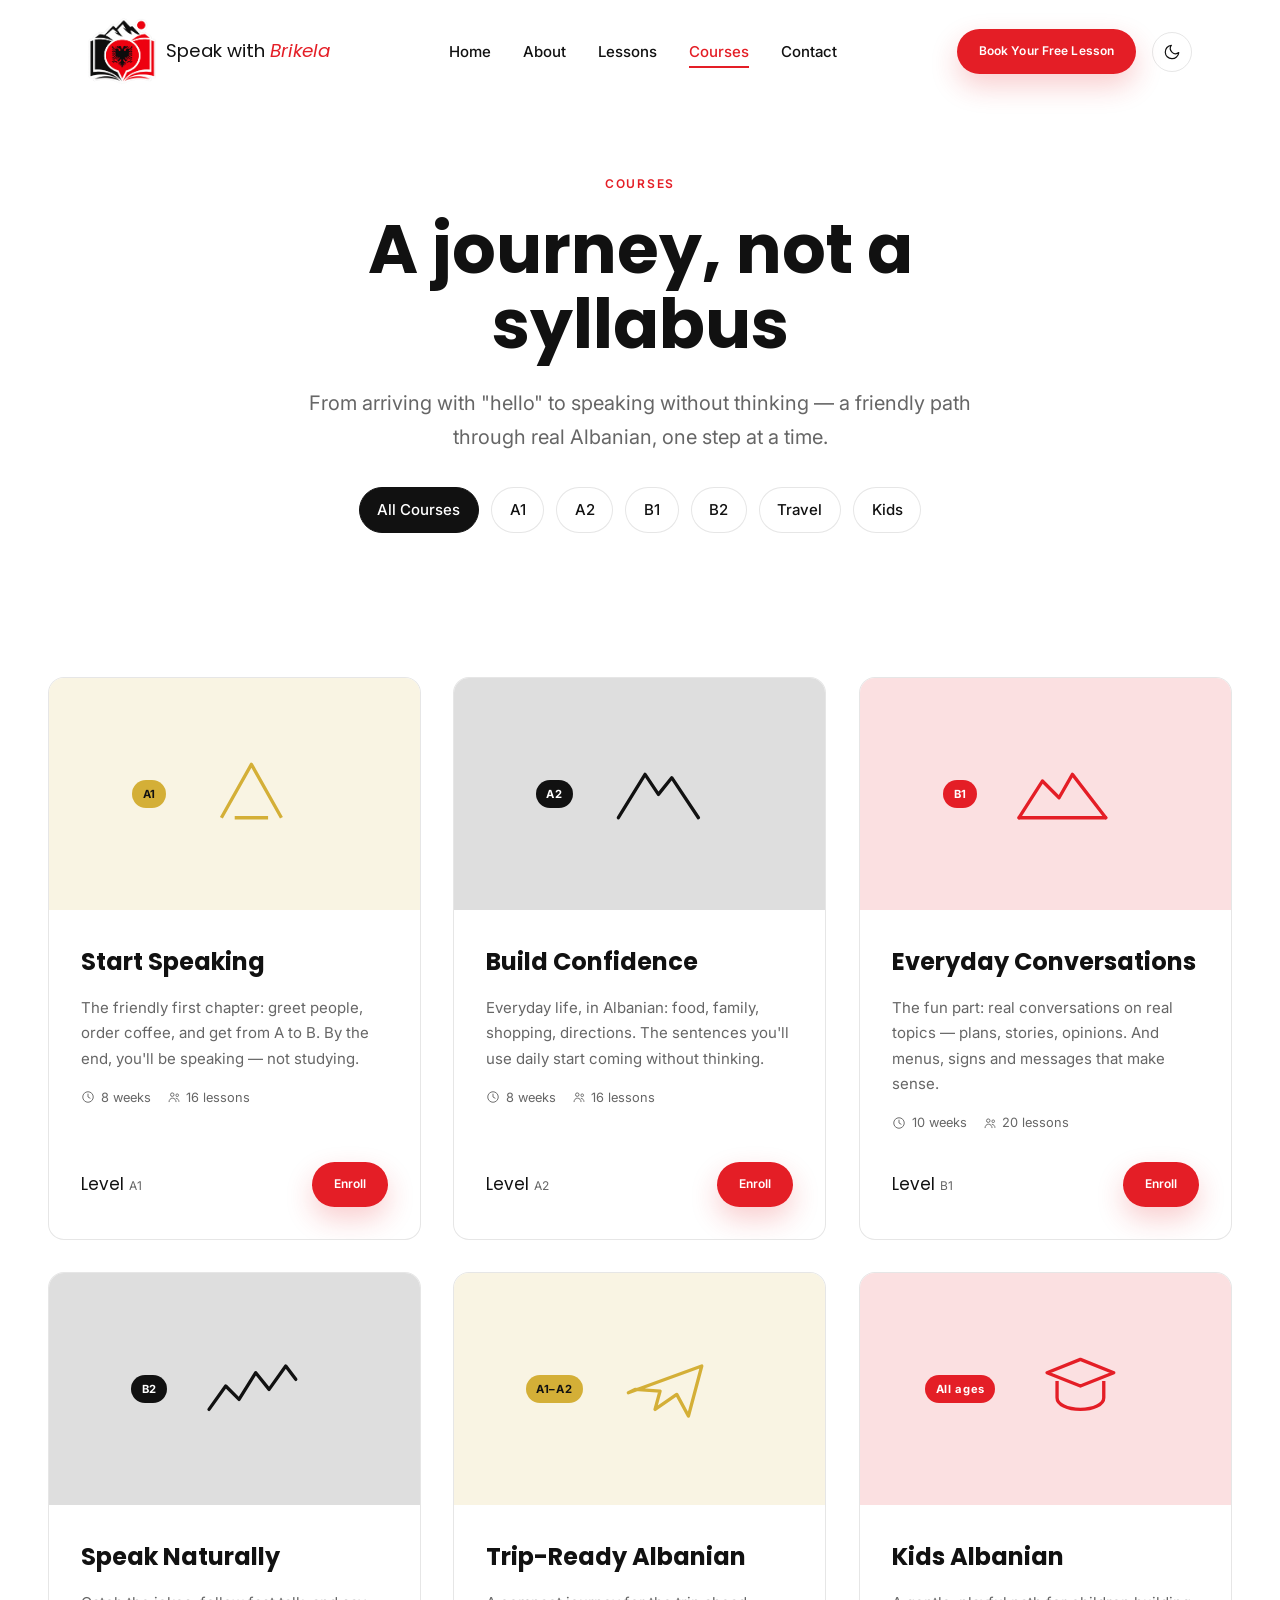
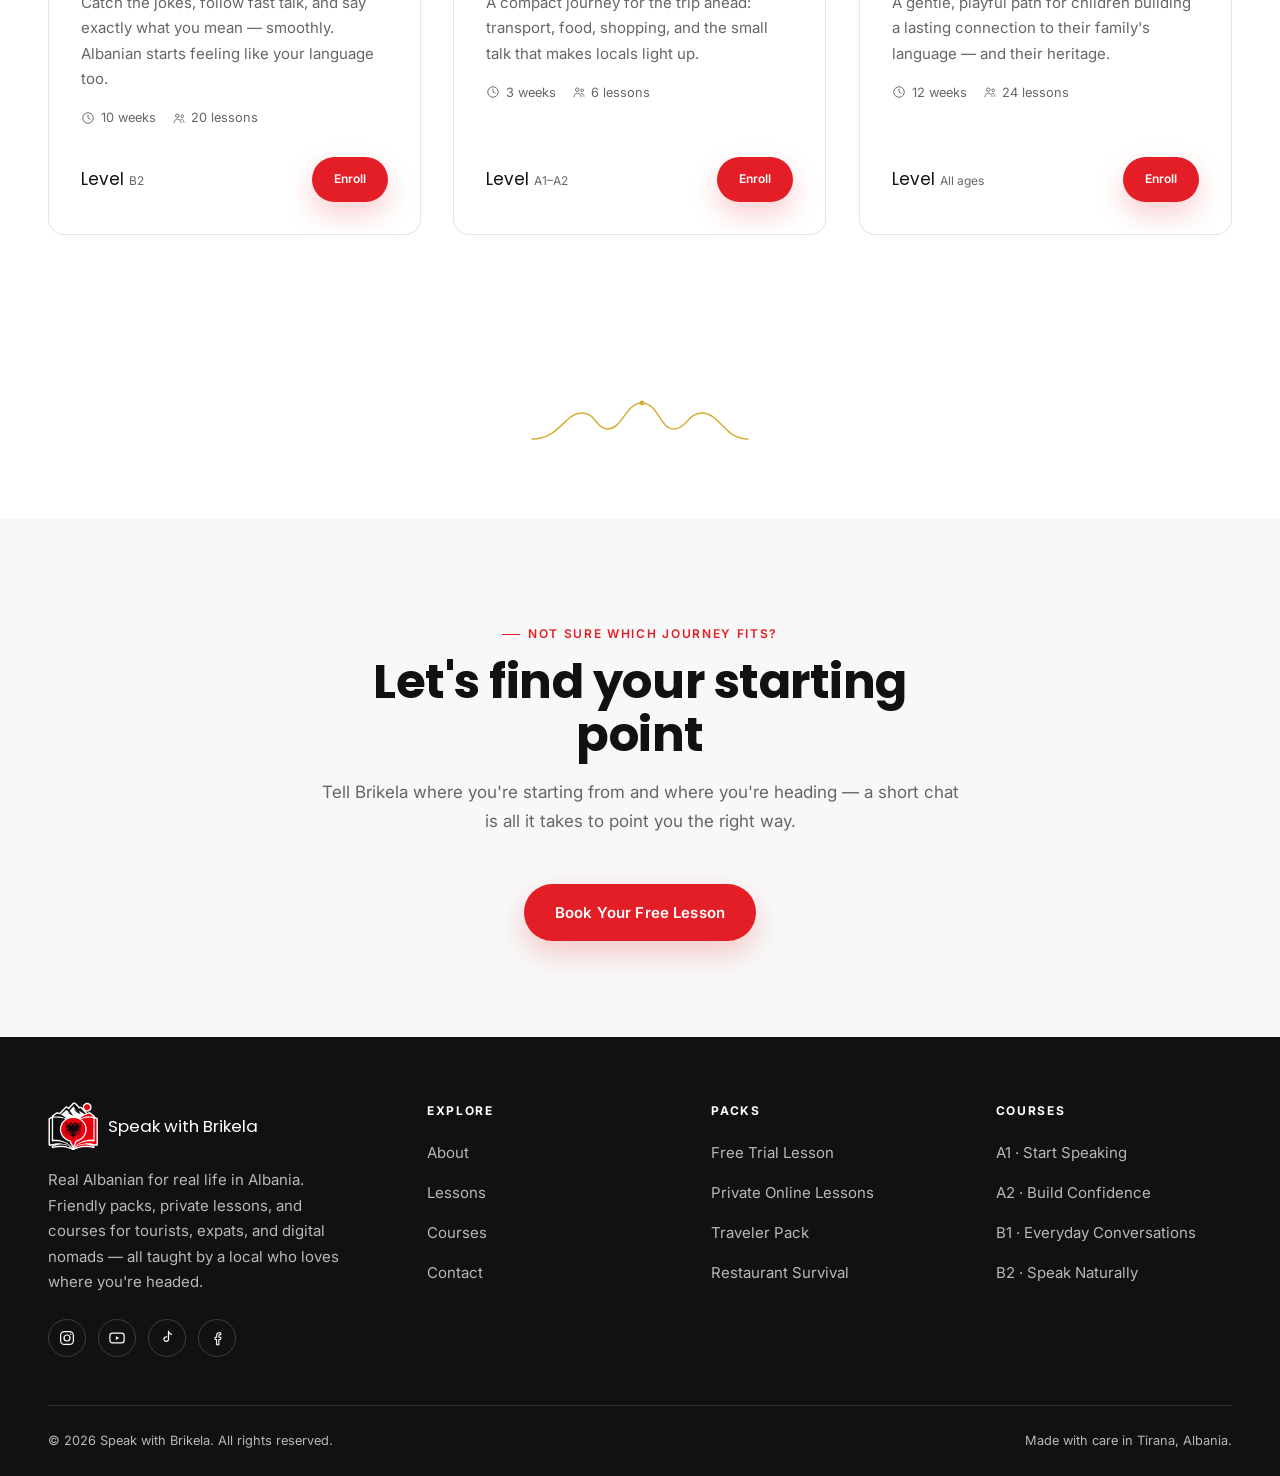
<file: courses.html>
<!DOCTYPE html>
<html lang="en">
<head>
  <meta charset="UTF-8" />
  <meta name="viewport" content="width=device-width, initial-scale=1.0" />
  <title>Courses — Speak with Brikela</title>
  <meta name="description" content="Your Albanian journey: from first words to free-flowing conversations. Friendly courses for travel, everyday life, and long stays in Albania — book your free lesson." />

  <meta property="og:type" content="website" />
  <meta property="og:title" content="Courses — Speak with Brikela" />
  <meta property="og:description" content="From first words to free-flowing conversations — a friendly journey through real Albanian." />
  <meta property="og:site_name" content="Speak with Brikela" />

  <meta name="twitter:card" content="summary_large_image" />
  <meta name="twitter:title" content="Courses — Speak with Brikela" />
  <meta name="twitter:description" content="From first words to free-flowing conversations — a friendly journey through real Albanian." />

  <link rel="preconnect" href="https://fonts.googleapis.com" />
  <link rel="preconnect" href="https://fonts.gstatic.com" crossorigin />
  <link href="https://fonts.googleapis.com/css2?family=Poppins:wght@500;600;700&family=Inter:wght@400;500;600;700&display=swap" rel="stylesheet" />

  <link rel="stylesheet" href="assets/css/variables.css" />
  <link rel="stylesheet" href="assets/css/components.css" />
  <link rel="stylesheet" href="assets/css/style.css" />
  <link rel="stylesheet" href="assets/css/animations.css" />
  <script>
    (function(){var t=localStorage.getItem("theme")||(window.matchMedia&&window.matchMedia("(prefers-color-scheme:dark)").matches?"dark":"light");document.documentElement.setAttribute("data-theme",t)})();
  </script>
</head>
<body>
  <a class="skip-link" href="#main-content">Skip to content</a>

  <header class="navbar" data-component="navbar" data-current="courses.html"></header>

  <main id="main-content">

    <section class="page-hero">
      <div class="page-hero__inner" data-reveal>
        <span class="eyebrow">Courses</span>
        <h1 class="page-hero__title">A journey, not a syllabus</h1>
        <p class="page-hero__lede">From arriving with "hello" to speaking without thinking — a friendly path through real Albanian, one step at a time.</p>
      </div>
      <div class="filter-row" data-component="filter-row" data-target="[data-component='course-grid']">
        <button class="filter-pill" data-filter="all" aria-pressed="true">All Courses</button>
        <button class="filter-pill" data-filter="A1" aria-pressed="false">A1</button>
        <button class="filter-pill" data-filter="A2" aria-pressed="false">A2</button>
        <button class="filter-pill" data-filter="B1" aria-pressed="false">B1</button>
        <button class="filter-pill" data-filter="B2" aria-pressed="false">B2</button>
        <button class="filter-pill" data-filter="A1–A2" aria-pressed="false">Travel</button>
        <button class="filter-pill" data-filter="All ages" aria-pressed="false">Kids</button>
      </div>
    </section>

    <section class="section">
      <div class="section__inner">
        <div class="grid grid--3" data-component="course-grid"></div>
      </div>
    </section>

    <div class="container" data-wing-divider></div>

    <section class="section section--soft">
      <div class="section__inner">
        <div class="section-head section-head--center">
          <span class="eyebrow" style="justify-content:center">Not sure which journey fits?</span>
          <h2 class="section-title">Let's find your starting point</h2>
          <p class="section-lede">Tell Brikela where you're starting from and where you're heading — a short chat is all it takes to point you the right way.</p>
        </div>
        <div class="section-foot"><a href="contact.html" class="btn btn-primary">Book Your Free Lesson</a></div>
      </div>
    </section>

  </main>

  <footer class="footer" data-component="footer"></footer>

  <script src="assets/js/data.js"></script>
  <script src="assets/js/animations.js"></script>
  <script src="assets/js/main.js"></script>
</body>
</html>
</file>
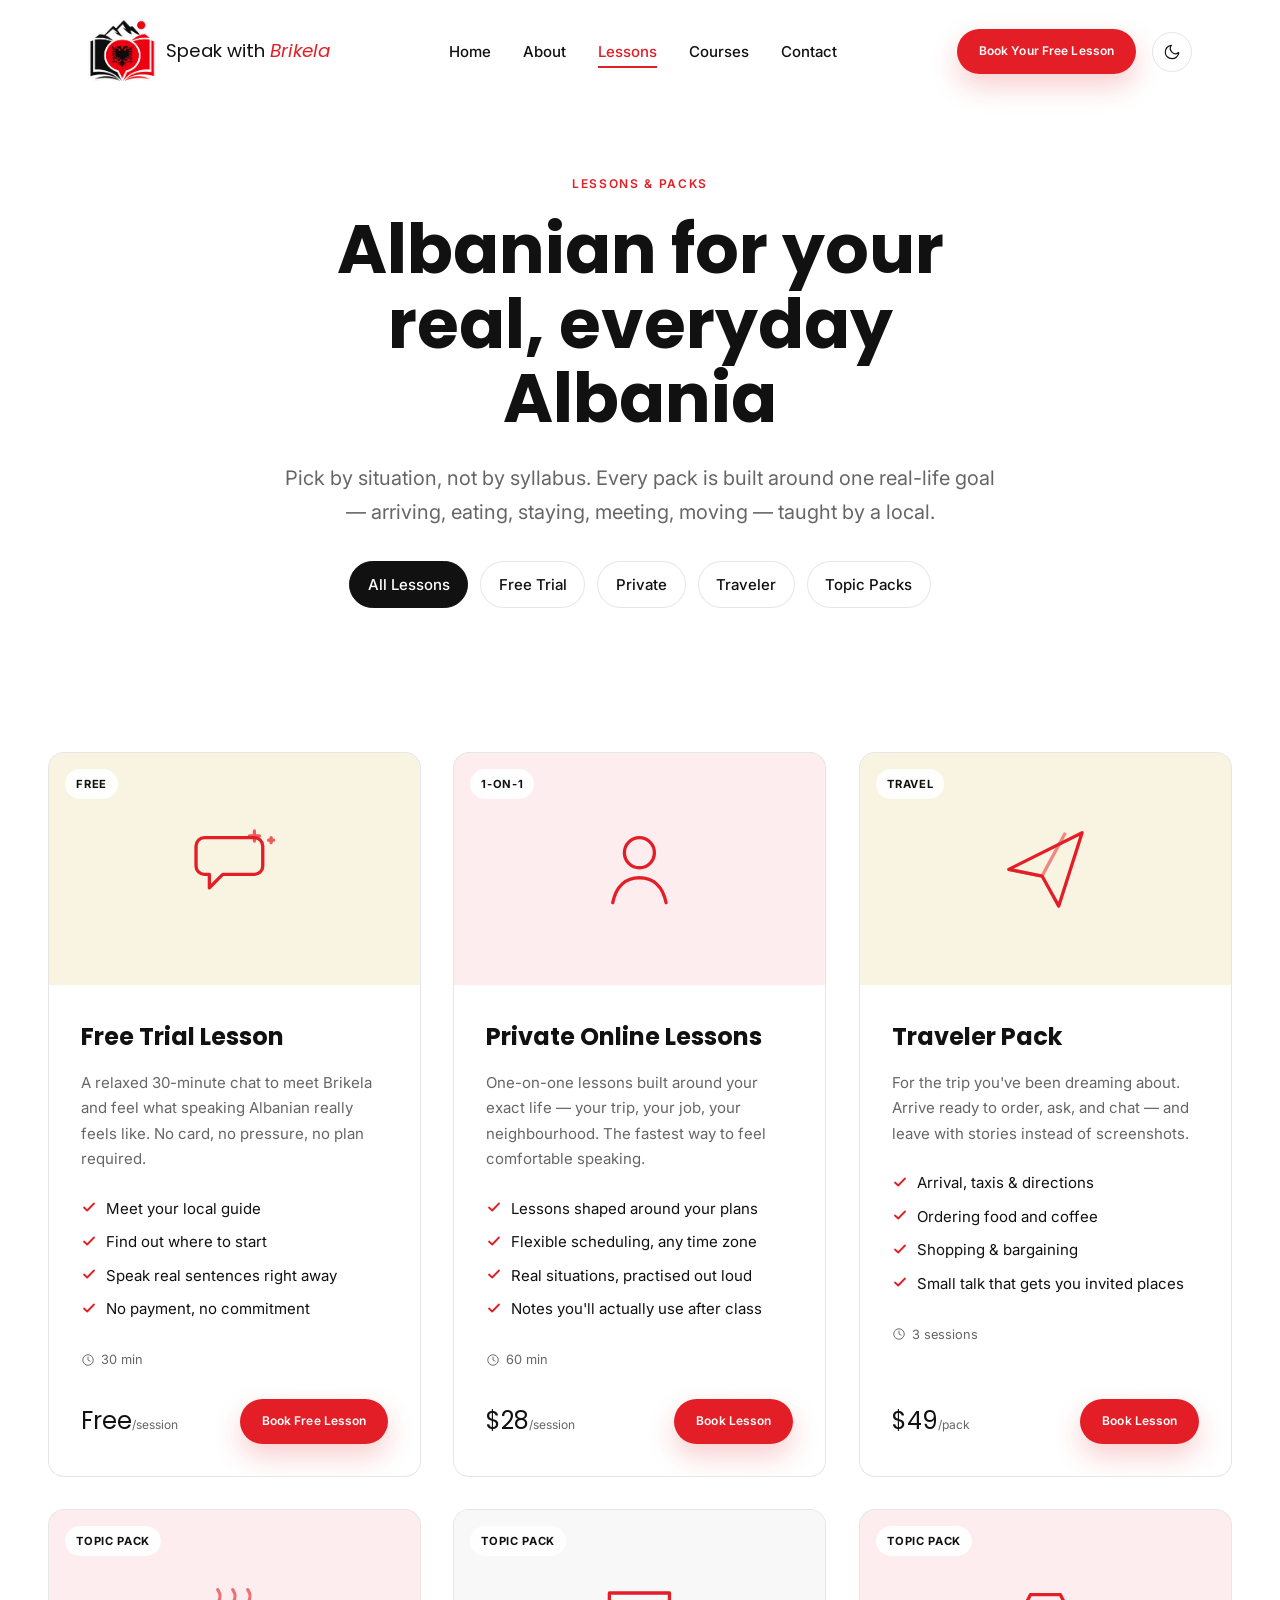
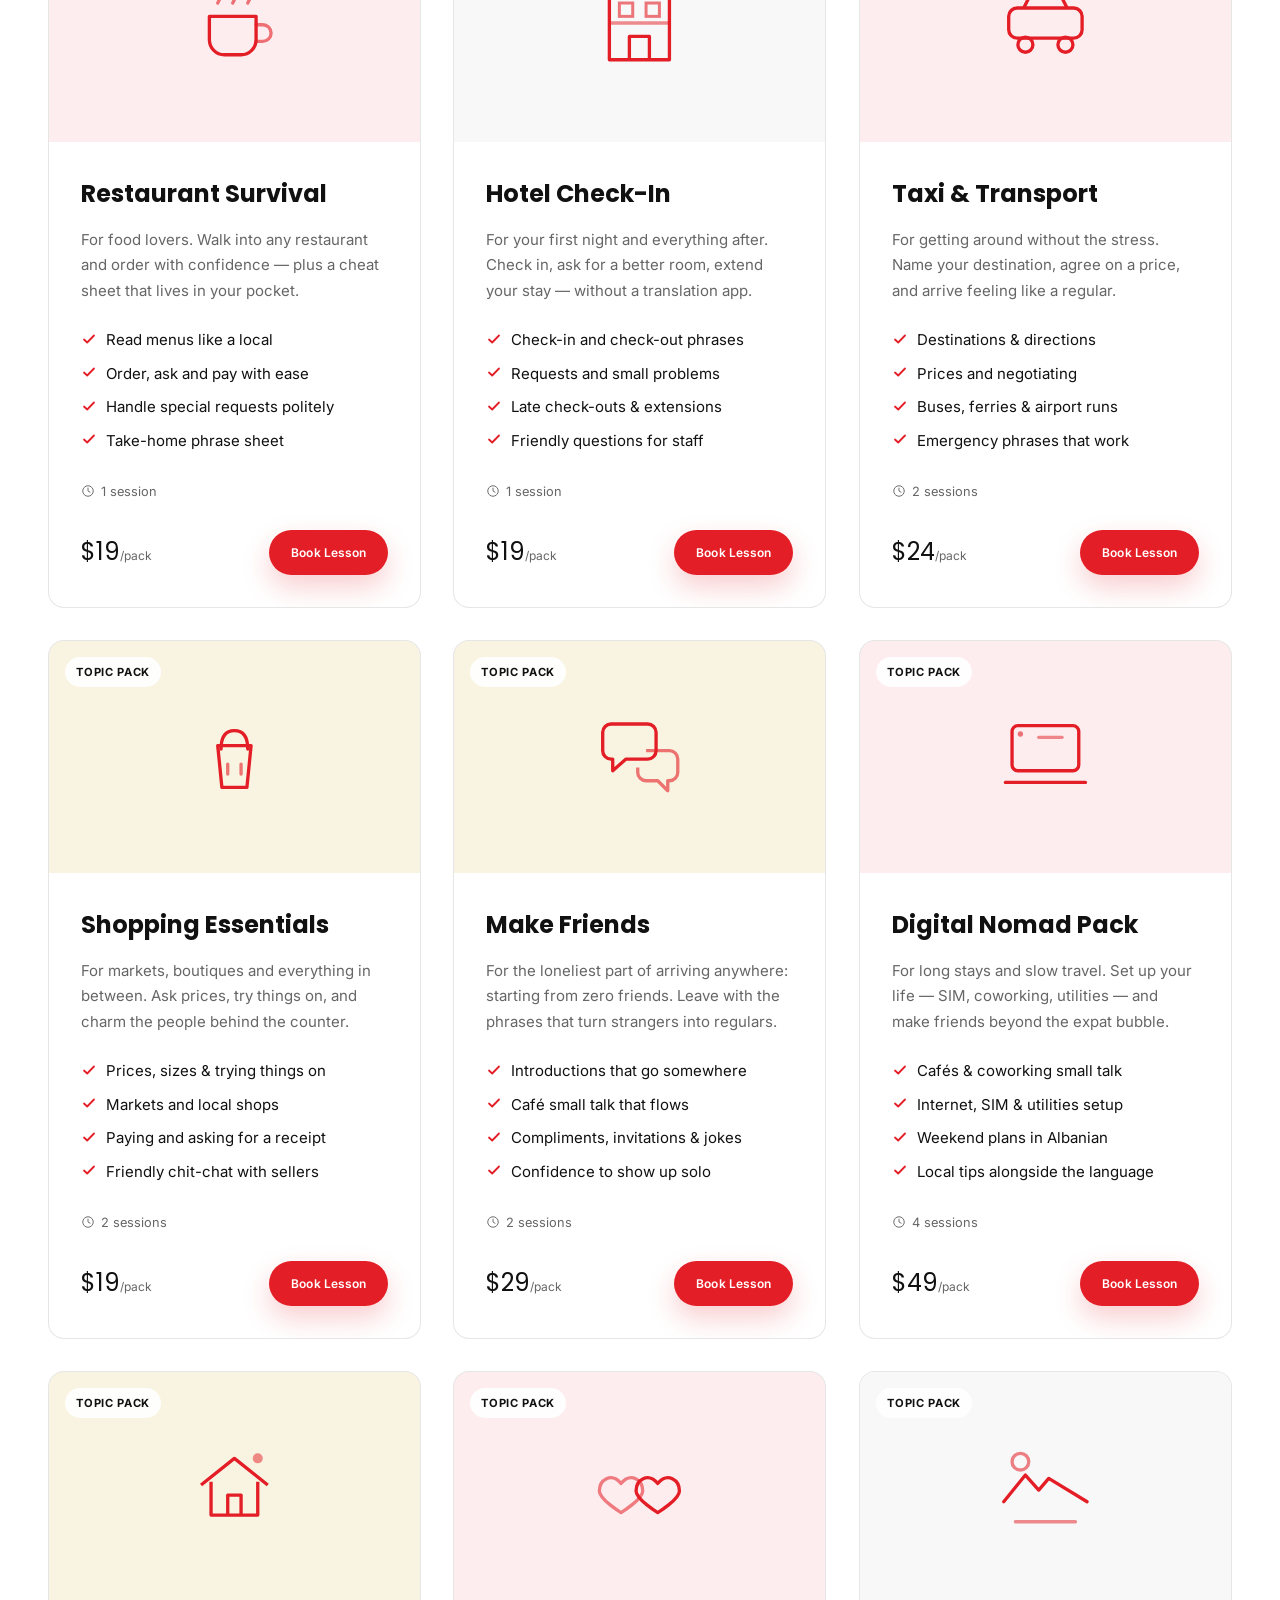
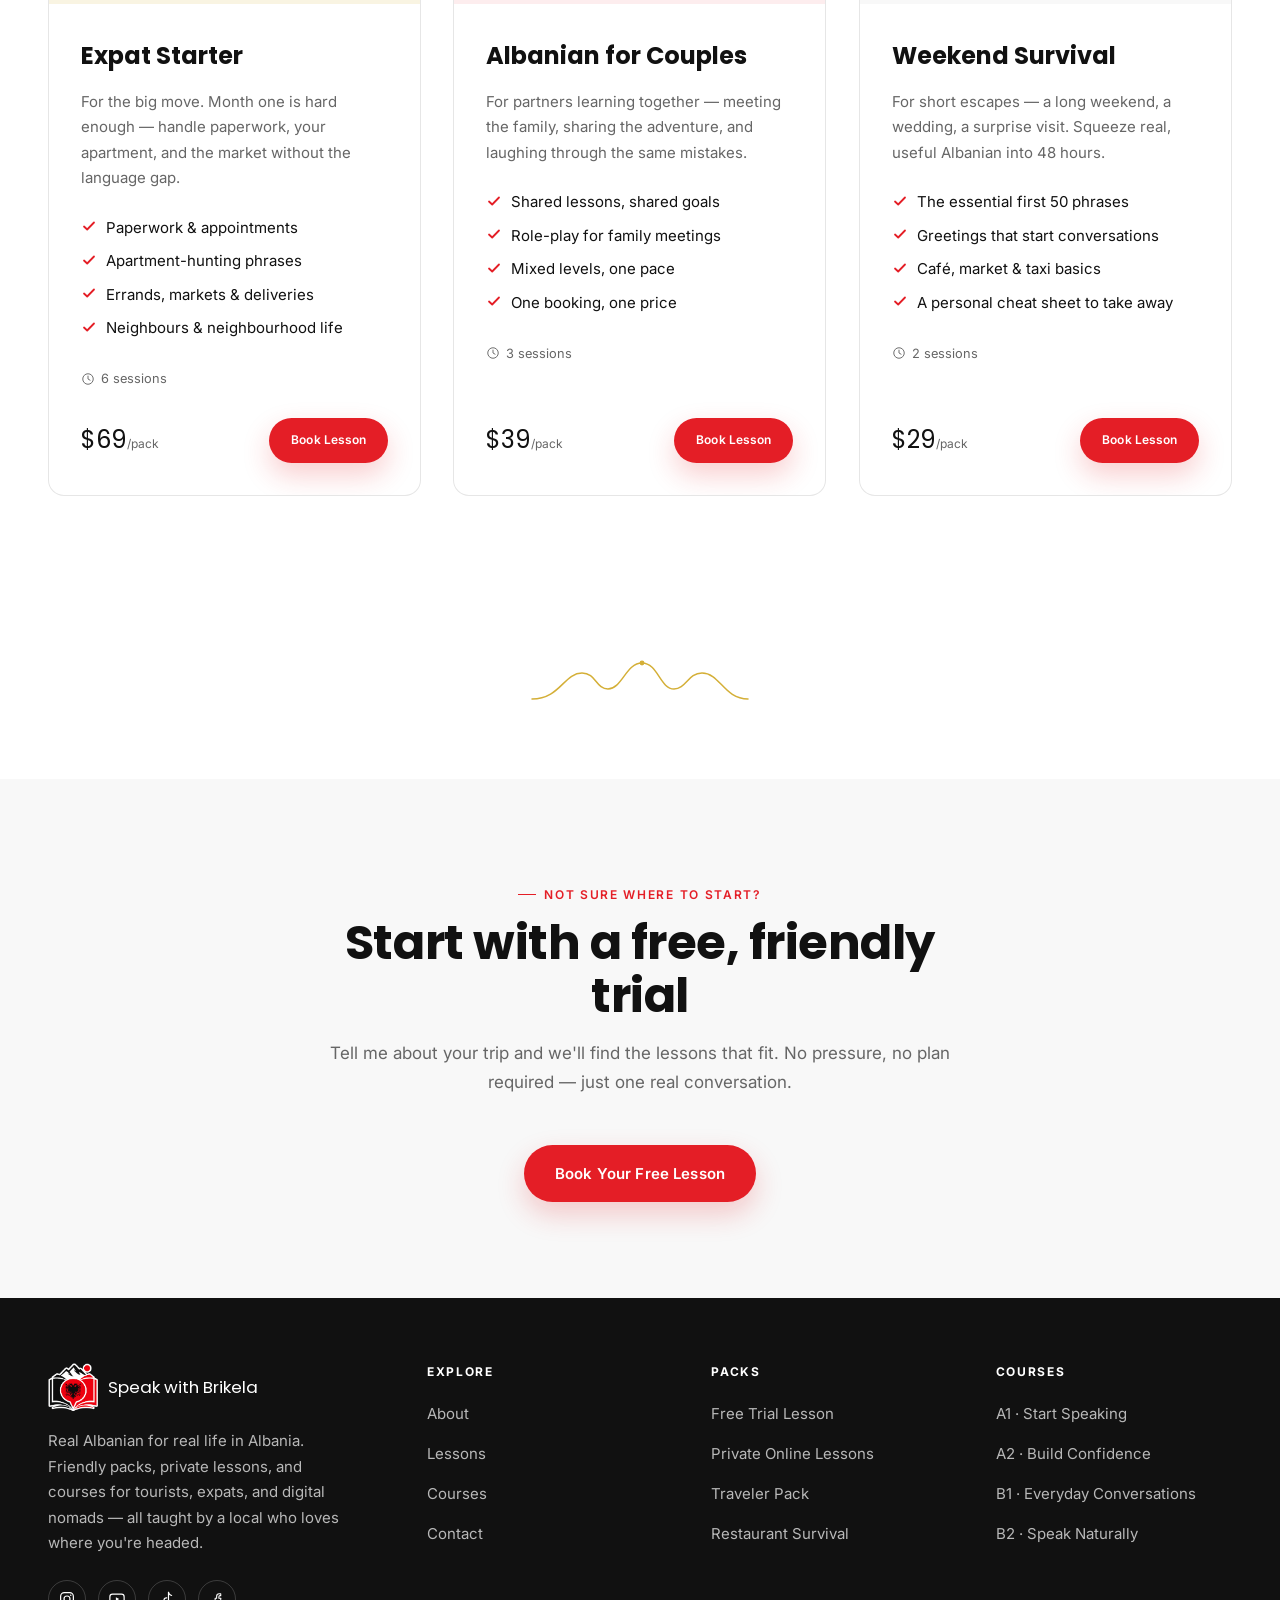
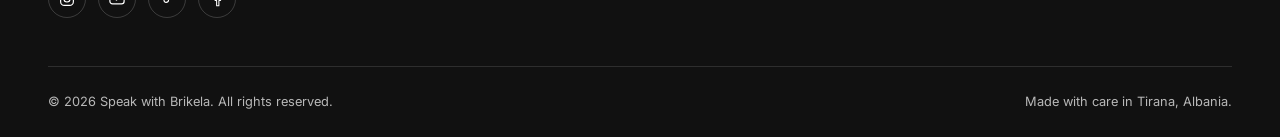
<file: lessons.html>
<!DOCTYPE html>
<html lang="en">
<head>
  <meta charset="UTF-8" />
  <meta name="viewport" content="width=device-width, initial-scale=1.0" />
  <title>Lessons &amp; Packs — Speak with Brikela</title>
  <meta name="description" content="Packs for real life: travel, restaurants, hotels, taxis, shopping, making friends, and starting over in Albania. All taught by a local — book your free lesson." />

  <meta property="og:type" content="website" />
  <meta property="og:title" content="Lessons &amp; Packs — Speak with Brikela" />
  <meta property="og:description" content="Packs for real life: travel, restaurants, hotels, taxis, shopping, making friends, and starting over in Albania." />
  <meta property="og:site_name" content="Speak with Brikela" />

  <meta name="twitter:card" content="summary_large_image" />
  <meta name="twitter:title" content="Lessons &amp; Packs — Speak with Brikela" />
  <meta name="twitter:description" content="Packs for real life in Albania — taught by a local." />

  <link rel="preconnect" href="https://fonts.googleapis.com" />
  <link rel="preconnect" href="https://fonts.gstatic.com" crossorigin />
  <link href="https://fonts.googleapis.com/css2?family=Poppins:wght@500;600;700&family=Inter:wght@400;500;600;700&display=swap" rel="stylesheet" />

  <link rel="stylesheet" href="assets/css/variables.css" />
  <link rel="stylesheet" href="assets/css/components.css" />
  <link rel="stylesheet" href="assets/css/style.css" />
  <link rel="stylesheet" href="assets/css/animations.css" />
  <script>
    (function(){var t=localStorage.getItem("theme")||(window.matchMedia&&window.matchMedia("(prefers-color-scheme:dark)").matches?"dark":"light");document.documentElement.setAttribute("data-theme",t)})();
  </script>
</head>
<body>
  <a class="skip-link" href="#main-content">Skip to content</a>

  <header class="navbar" data-component="navbar" data-current="lessons.html"></header>

  <main id="main-content">

    <section class="page-hero">
      <div class="page-hero__inner" data-reveal>
        <span class="eyebrow">Lessons &amp; packs</span>
        <h1 class="page-hero__title">Albanian for your real, everyday Albania</h1>
        <p class="page-hero__lede">Pick by situation, not by syllabus. Every pack is built around one real-life goal — arriving, eating, staying, meeting, moving — taught by a local.</p>
      </div>
      <div class="filter-row" data-component="filter-row" data-target="[data-component='lesson-grid']">
        <button class="filter-pill" data-filter="all" aria-pressed="true">All Lessons</button>
        <button class="filter-pill" data-filter="Free" aria-pressed="false">Free Trial</button>
        <button class="filter-pill" data-filter="1-on-1" aria-pressed="false">Private</button>
        <button class="filter-pill" data-filter="Travel" aria-pressed="false">Traveler</button>
        <button class="filter-pill" data-filter="Topic Pack" aria-pressed="false">Topic Packs</button>
      </div>
    </section>

    <section class="section">
      <div class="section__inner">
        <div class="grid grid--3" data-component="lesson-grid"></div>
      </div>
    </section>

    <div class="container" data-wing-divider></div>

    <section class="section section--soft">
      <div class="section__inner">
        <div class="section-head section-head--center">
          <span class="eyebrow" style="justify-content:center">Not sure where to start?</span>
          <h2 class="section-title">Start with a free, friendly trial</h2>
          <p class="section-lede">Tell me about your trip and we'll find the lessons that fit. No pressure, no plan required — just one real conversation.</p>
        </div>
        <div class="section-foot"><a href="contact.html" class="btn btn-primary">Book Your Free Lesson</a></div>
      </div>
    </section>

  </main>

  <footer class="footer" data-component="footer"></footer>

  <script src="assets/js/data.js"></script>
  <script src="assets/js/animations.js"></script>
  <script src="assets/js/main.js"></script>
</body>
</html>
</file>
<file: assets/css/variables.css>
/* ==========================================================================
   SPEAK WITH BREKILA — DESIGN TOKENS
   Single source of truth for color, type, spacing and motion.
   Every other stylesheet reads from these custom properties only.
   ========================================================================== */

:root {
  /* ---- Brand color: Albanian Red / Charcoal / White -------------------- */
  --color-red: #E41E26;
  --color-red-hover: #C0151F;
  --color-red-tint-08: rgba(228, 30, 38, 0.08);
  --color-red-tint-14: rgba(228, 30, 38, 0.14);
  --color-red-tint-40: rgba(228, 30, 38, 0.4);

  --color-charcoal: #111111;
  --color-charcoal-70: rgba(17, 17, 17, 0.7);

  --color-warm-white: #FFFFFF;
  --color-soft-gray: #F8F8F8;
  --color-text-gray: #666666;
  --color-line: rgba(17, 17, 17, 0.1);
  --color-white: #FFFFFF;

  /* ---- Accents (used sparingly, never as identity) --------------------- */
  --color-accent-blue: #111111;
  --color-accent-gold: #D4AF37;
  --color-accent-gold-tint: rgba(212, 175, 55, 0.14);

  /* ---- Typography -------------------------------------------------------*/
  --font-display: 'Poppins', 'Inter', -apple-system, BlinkMacSystemFont, sans-serif;
  --font-body: 'Inter', -apple-system, BlinkMacSystemFont, 'Segoe UI', sans-serif;

  --fs-eyebrow: 0.75rem;
  --fs-body-sm: 0.9375rem;
  --fs-body: 1.0625rem;
  --fs-body-lg: 1.25rem;
  --fs-h6: 1.25rem;
  --fs-h5: 1.5rem;
  --fs-h4: 1.875rem;
  --fs-h3: 2.375rem;
  --fs-h2: 3rem;
  --fs-h1: 4.25rem;

  --lh-tight: 1.1;
  --lh-snug: 1.35;
  --lh-body: 1.7;

  --tracking-eyebrow: 0.14em;
  --tracking-tight: -0.01em;

  /* ---- Spacing scale (8px base) -----------------------------------------*/
  --space-1: 0.5rem;
  --space-2: 0.75rem;
  --space-3: 1rem;
  --space-4: 1.5rem;
  --space-5: 2rem;
  --space-6: 3rem;
  --space-7: 4rem;
  --space-8: 6rem;
  --space-9: 8rem;

  --container-max: 1200px;
  --container-pad: clamp(1.5rem, 5vw, 3rem);

  /* ---- Radius & elevation -----------------------------------------------*/
  --radius: 16px;
  --radius-sm: 10px;
  --radius-pill: 999px;

  --shadow-sm: 0 2px 8px rgba(17, 17, 17, 0.06);
  --shadow-md: 0 8px 24px rgba(17, 17, 17, 0.08);
  --shadow-lg: 0 24px 60px rgba(17, 17, 17, 0.12);
  --shadow-red: 0 12px 28px rgba(228, 30, 38, 0.22);

  /* ---- Motion -------------------------------------------------------------*/
  --ease-out: cubic-bezier(0.16, 1, 0.3, 1);
  --ease-standard: cubic-bezier(0.4, 0, 0.2, 1);
  --duration-fast: 180ms;
  --duration-base: 320ms;
  --duration-slow: 600ms;

  /* ---- Z-index scale ------------------------------------------------------*/
  --z-nav: 100;
  --z-overlay: 200;
  --z-modal: 300;
}

@media (max-width: 960px) {
  :root {
    --fs-h1: 3rem;
    --fs-h2: 2.25rem;
    --fs-h3: 1.875rem;
    --fs-h4: 1.5rem;
  }
}

@media (max-width: 560px) {
  :root {
    --fs-h1: 2.375rem;
    --fs-h2: 1.875rem;
    --fs-h3: 1.5rem;
    --space-8: 4rem;
    --space-9: 5rem;
  }
}

/* ==========================================================================
   DARK THEME
   Overrides every color variable. No other CSS changes needed.
   ========================================================================== */

[data-theme="dark"] {
  /* ---- Brand color ----------------------------------------------------- */
  --color-red: #E41E26;
  --color-red-hover: #F04149;
  --color-red-tint-08: rgba(228, 30, 38, 0.18);
  --color-red-tint-14: rgba(228, 30, 38, 0.25);
  --color-red-tint-40: rgba(228, 30, 38, 0.5);

  /* ---- Neutrals -------------------------------------------------------- */
  --color-charcoal: #F5F5F5;
  --color-charcoal-70: rgba(245, 245, 245, 0.7);

  --color-warm-white: #0F0F0F;
  --color-soft-gray: #171717;
  --color-text-gray: #9E9E9E;
  --color-line: rgba(255, 255, 255, 0.08);
  --color-white: #1B1B1B;

  /* ---- Accents --------------------------------------------------------- */
  --color-accent-blue: #E41E26;
  --color-accent-gold: #D4AF37;
  --color-accent-gold-tint: rgba(212, 175, 55, 0.15);

  /* ---- Elevation ------------------------------------------------------- */
  --shadow-sm: 0 2px 8px rgba(0, 0, 0, 0.3);
  --shadow-md: 0 8px 24px rgba(0, 0, 0, 0.4);
  --shadow-lg: 0 24px 60px rgba(0, 0, 0, 0.5);
  --shadow-red: 0 12px 28px rgba(228, 30, 38, 0.35);
}
</file>
<file: assets/css/components.css>
/* ==========================================================================
   COMPONENTS
   Every rule here maps to a component that will later become its own
   React file (Navbar, Hero, Card, Footer, ...). Keep selectors scoped
   to a single top-level class to avoid specificity collisions.
   ========================================================================== */

/* ---------------------------------------------------------------------- */
/* Eyebrow / label                                                        */
/* ---------------------------------------------------------------------- */
.eyebrow {
  display: inline-flex;
  align-items: center;
  gap: var(--space-1);
  font-family: var(--font-body);
  font-size: var(--fs-eyebrow);
  font-weight: 600;
  letter-spacing: var(--tracking-eyebrow);
  text-transform: uppercase;
  color: var(--color-red);
}

.eyebrow::before {
  content: "";
  width: 18px;
  height: 1px;
  background: var(--color-red);
  display: inline-block;
}

/* ---------------------------------------------------------------------- */
/* Buttons                                                                 */
/* ---------------------------------------------------------------------- */
.btn {
  display: inline-flex;
  align-items: center;
  justify-content: center;
  gap: 0.5rem;
  font-family: var(--font-body);
  font-size: var(--fs-body-sm);
  font-weight: 600;
  letter-spacing: 0.01em;
  padding: 0.95rem 1.9rem;
  border-radius: var(--radius-pill);
  border: 1px solid transparent;
  cursor: pointer;
  transition: transform var(--duration-fast) var(--ease-standard),
              box-shadow var(--duration-fast) var(--ease-standard),
              background-color var(--duration-fast) var(--ease-standard),
              border-color var(--duration-fast) var(--ease-standard),
              color var(--duration-fast) var(--ease-standard);
  text-decoration: none;
  white-space: nowrap;
}

.btn:focus-visible {
  outline: 2px solid var(--color-accent-blue);
  outline-offset: 3px;
}

.btn-primary {
  background: var(--color-red);
  color: var(--color-white);
  box-shadow: var(--shadow-red);
}
.btn-primary:hover {
  background: var(--color-red-hover);
  transform: translateY(-2px);
  box-shadow: 0 16px 32px rgba(198, 40, 40, 0.28);
}
.btn-primary:active { transform: translateY(0); }

.btn-secondary {
  background: transparent;
  color: var(--color-charcoal);
  border-color: var(--color-line);
}
.btn-secondary:hover {
  border-color: var(--color-charcoal);
  transform: translateY(-2px);
}

.btn-on-dark {
  background: var(--color-warm-white);
  color: var(--color-charcoal);
}
.btn-on-dark:hover {
  background: var(--color-white);
  transform: translateY(-2px);
}

.btn-ghost {
  background: transparent;
  color: var(--color-red);
  padding: 0.6rem 0;
  border-radius: 0;
}
.btn-ghost::after {
  content: "→";
  transition: transform var(--duration-fast) var(--ease-standard);
}
.btn-ghost:hover::after { transform: translateX(4px); }

.btn-block { width: 100%; }
.btn-sm { padding: 0.7rem 1.3rem; font-size: var(--fs-eyebrow); }

/* ---------------------------------------------------------------------- */
/* Navbar                                                                  */
/* ---------------------------------------------------------------------- */
.navbar {
  position: sticky;
  top: 0;
  z-index: var(--z-nav);
  width: 100%;
  background: rgba(255, 255, 255, 0.85);
  backdrop-filter: saturate(180%) blur(14px);
  -webkit-backdrop-filter: saturate(180%) blur(14px);
  border-bottom: 1px solid transparent;
  transition: border-color var(--duration-base) var(--ease-standard),
              box-shadow var(--duration-base) var(--ease-standard);
}

.navbar.is-scrolled {
  border-bottom-color: var(--color-line);
  box-shadow: var(--shadow-sm);
}

.navbar__inner {
  max-width: var(--container-max);
  margin: 0 auto;
  padding: 1.1rem var(--container-pad);
  display: flex;
  align-items: center;
  justify-content: space-between;
  gap: var(--space-4);
}

.navbar__brand {
  display: flex;
  align-items: center;
  gap: 0.6rem;
  text-decoration: none;
  color: var(--color-charcoal);
}

.navbar__mark {
  width: 68px;
  height: 68px;
  flex-shrink: 0;
  object-fit: contain;
  border-radius: 4px;
}

.navbar__wordmark {
  font-family: var(--font-display);
  font-size: 1.15rem;
  line-height: 1;
}
.navbar__wordmark span { color: var(--color-red); font-style: italic; }

.navbar__links {
  display: flex;
  align-items: center;
  gap: var(--space-5);
  list-style: none;
}

.navbar__links a {
  position: relative;
  font-size: var(--fs-body-sm);
  font-weight: 500;
  color: var(--color-charcoal);
  text-decoration: none;
  padding: 0.3rem 0;
  transition: color var(--duration-fast) var(--ease-standard);
}

.navbar__links a::after {
  content: "";
  position: absolute;
  left: 0; right: 100%;
  bottom: -2px;
  height: 2px;
  background: var(--color-red);
  transition: right var(--duration-base) var(--ease-out);
}
.navbar__links a:hover::after,
.navbar__links a[aria-current="page"]::after { right: 0; }
.navbar__links a[aria-current="page"] { color: var(--color-red); }

.navbar__drawer-close { display: none; }
.navbar__drawer-divider { display: none; }
.navbar__drawer-cta { display: none; }
.navbar__drawer-theme { display: none; }

/* Hide drawer-specific li items on desktop */
.navbar__drawer-close-li,
.navbar__drawer-divider-li,
.navbar__drawer-cta,
.navbar__drawer-theme {
  display: none;
}

.navbar__actions { display: flex; align-items: center; gap: var(--space-3); }

.navbar__toggle {
  display: none;
  flex-direction: column;
  gap: 5px;
  background: none;
  border: none;
  cursor: pointer;
  padding: 0.5rem;
}
.navbar__toggle span {
  width: 22px; height: 2px; background: var(--color-charcoal); border-radius: 2px;
  transition: transform var(--duration-fast) var(--ease-standard), opacity var(--duration-fast);
}

/* ---------------------------------------------------------------------- */
/* Hero                                                                    */
/* ---------------------------------------------------------------------- */
.hero {
  position: relative;
  overflow: hidden;
  padding: var(--space-8) var(--container-pad) var(--space-7);
}

.hero__inner {
  max-width: var(--container-max);
  margin: 0 auto;
  display: grid;
  grid-template-columns: 1.05fr 0.95fr;
  gap: var(--space-7);
  align-items: center;
}

.hero__eyebrow { margin-bottom: var(--space-4); }

.hero__title {
  font-family: var(--font-display);
  font-size: var(--fs-h1);
  line-height: var(--lh-tight);
  letter-spacing: var(--tracking-tight);
  color: var(--color-charcoal);
  margin-bottom: var(--space-4);
}
.hero__title em {
  font-style: italic;
  color: var(--color-red);
}

.hero__lede {
  font-size: var(--fs-body-lg);
  line-height: var(--lh-snug);
  color: var(--color-text-gray);
  max-width: 46ch;
  margin-bottom: var(--space-5);
}

.hero__actions { display: flex; gap: var(--space-3); flex-wrap: wrap; margin-bottom: var(--space-6); }

.hero__stats {
  display: flex;
  gap: var(--space-6);
}
.hero__stat-value {
  font-family: var(--font-display);
  font-size: var(--fs-h4);
  color: var(--color-red);
  line-height: 1;
}
.hero__stat-label {
  font-size: var(--fs-eyebrow);
  color: var(--color-text-gray);
  margin-top: 0.35rem;
}

.hero__visual {
  position: relative;
  aspect-ratio: 4 / 5;
  border-radius: var(--radius);
  background: linear-gradient(155deg, var(--color-red) 0%, #8f1e1e 100%);
  box-shadow: var(--shadow-lg);
  display: flex;
  align-items: flex-end;
  overflow: hidden;
}

.hero__visual::before {
  content: "";
  position: absolute;
  inset: 0;
  background-image: radial-gradient(circle at 25% 20%, rgba(255,255,255,0.16), transparent 45%);
  z-index: 1;
}

.hero__visual-img {
  position: absolute;
  inset: 0;
  width: 100%;
  height: 100%;
  object-fit: cover;
}

.hero__visual-card {
  position: relative;
  z-index: 2;
  margin: var(--space-3);
  padding: var(--space-4);
  background: rgba(255, 255, 255, 0.95);
  backdrop-filter: blur(6px);
  border-radius: var(--radius-sm);
  width: calc(100% - 2 * var(--space-3));
  box-shadow: var(--shadow-md);
}
.hero__visual-card p {
  font-family: var(--font-display);
  font-style: italic;
  color: var(--color-charcoal);
  font-size: var(--fs-body);
}
.hero__visual-card span {
  display: block;
  margin-top: 0.4rem;
  font-size: var(--fs-eyebrow);
  color: var(--color-text-gray);
  font-family: var(--font-body);
}

.hero__badge {
  position: absolute;
  top: var(--space-4);
  right: var(--space-4);
  background: var(--color-accent-gold);
  color: var(--color-charcoal);
  font-family: var(--font-body);
  font-weight: 700;
  font-size: var(--fs-eyebrow);
  padding: 0.5rem 0.9rem;
  border-radius: var(--radius-pill);
  box-shadow: var(--shadow-sm);
}

/* ---------------------------------------------------------------------- */
/* Wing divider — signature motif                                          */
/* A single continuous line, evoking both a mountain ridge and folded      */
/* wings, used as a quiet section break instead of a hard rule.            */
/* ---------------------------------------------------------------------- */
.wing-divider {
  display: block;
  width: 100%;
  max-width: 220px;
  height: auto;
  margin: var(--space-7) auto;
  color: var(--color-accent-gold);
}

/* ---------------------------------------------------------------------- */
/* Section shell                                                           */
/* ---------------------------------------------------------------------- */
.section {
  padding: var(--space-8) var(--container-pad);
}
.section--tight { padding: var(--space-6) var(--container-pad); }
.section--soft { background: var(--color-soft-gray); }
.section--charcoal { background: var(--color-charcoal); color: var(--color-warm-white); }
.section--red { background: var(--color-red); color: var(--color-warm-white); }

.section__inner {
  max-width: var(--container-max);
  margin: 0 auto;
}

.section-head {
  max-width: 640px;
  margin-bottom: var(--space-6);
}
.section-head--center { margin-left: auto; margin-right: auto; text-align: center; }

.section-title {
  font-family: var(--font-display);
  font-size: var(--fs-h2);
  line-height: var(--lh-tight);
  letter-spacing: var(--tracking-tight);
  margin-top: var(--space-2);
}

.section-lede {
  font-size: var(--fs-body);
  color: var(--color-text-gray);
  line-height: var(--lh-body);
  margin-top: var(--space-3);
}
.section--charcoal .section-lede,
.section--red .section-lede { color: rgba(255, 255, 255, 0.78); }

.section-foot {
  margin-top: var(--space-6);
  display: flex;
  justify-content: center;
}

/* ---------------------------------------------------------------------- */
/* Grids                                                                   */
/* ---------------------------------------------------------------------- */
.grid {
  display: grid;
  gap: var(--space-5);
}
.grid--3 { grid-template-columns: repeat(3, 1fr); }
.grid--4 { grid-template-columns: repeat(4, 1fr); }
.grid--2 { grid-template-columns: repeat(2, 1fr); }

/* ---------------------------------------------------------------------- */
/* Lesson / Course cards                                                   */
/* ---------------------------------------------------------------------- */
.card {
  position: relative;
  display: flex;
  flex-direction: column;
  background: var(--color-white);
  border-radius: var(--radius);
  border: 1px solid var(--color-line);
  overflow: hidden;
  transition: transform var(--duration-base) var(--ease-out),
              box-shadow var(--duration-base) var(--ease-out),
              border-color var(--duration-base) var(--ease-out);
}
.card:hover {
  transform: translateY(-6px);
  box-shadow: var(--shadow-lg);
  border-color: transparent;
}

.card__media {
  position: relative;
  aspect-ratio: 16 / 10;
  display: flex;
  align-items: center;
  justify-content: center;
  overflow: hidden;
}
.card__media svg { width: 46%; height: 46%; }

.card__badge {
  position: absolute;
  top: var(--space-3);
  left: var(--space-3);
  background: rgba(255, 255, 255, 0.92);
  color: var(--color-charcoal);
  font-size: 0.7rem;
  font-weight: 700;
  letter-spacing: 0.06em;
  text-transform: uppercase;
  padding: 0.35rem 0.7rem;
  border-radius: var(--radius-pill);
}

.card__body {
  padding: var(--space-5);
  display: flex;
  flex-direction: column;
  gap: var(--space-2);
  flex: 1;
}

.card__title {
  font-family: var(--font-display);
  font-size: var(--fs-h5);
}

.card__desc {
  font-size: var(--fs-body-sm);
  color: var(--color-text-gray);
  line-height: var(--lh-body);
}

.card__meta {
  display: flex;
  gap: var(--space-3);
  font-size: 0.8rem;
  color: var(--color-text-gray);
  margin-top: 0.2rem;
}
.card__meta span { display: flex; align-items: center; gap: 0.35rem; }

.card__features {
  list-style: none;
  display: flex;
  flex-direction: column;
  gap: 0.5rem;
  margin: var(--space-2) 0;
  font-size: var(--fs-body-sm);
  color: var(--color-charcoal);
}
.card__features li {
  display: flex;
  align-items: flex-start;
  gap: 0.55rem;
}
.card__features svg {
  flex-shrink: 0;
  margin-top: 0.2rem;
  color: var(--color-red);
}

.card__footer {
  margin-top: auto;
  padding-top: var(--space-3);
  display: flex;
  align-items: center;
  justify-content: space-between;
  gap: var(--space-3);
}

.card__price {
  font-family: var(--font-display);
  font-size: var(--fs-h5);
  color: var(--color-charcoal);
}
.card__price span {
  font-family: var(--font-body);
  font-size: var(--fs-eyebrow);
  color: var(--color-text-gray);
  font-weight: 400;
}

/* Level chip for course cards */
.chip {
  display: inline-flex;
  align-items: center;
  gap: 0.4rem;
  font-size: 0.7rem;
  font-weight: 700;
  letter-spacing: 0.06em;
  padding: 0.3rem 0.65rem;
  border-radius: var(--radius-pill);
  background: var(--color-accent-blue);
  color: var(--color-white);
}
.chip--gold { background: var(--color-accent-gold); color: var(--color-charcoal); }
.chip--red { background: var(--color-red); color: var(--color-white); }
.chip--charcoal { background: #111111; color: #FFFFFF; }

/* ---------------------------------------------------------------------- */
/* Why-learn / value tiles                                                 */
/* ---------------------------------------------------------------------- */
.value-tile {
  padding: var(--space-5);
  border-radius: var(--radius);
  background: var(--color-white);
  border: 1px solid var(--color-line);
  transition: transform var(--duration-base) var(--ease-out), box-shadow var(--duration-base) var(--ease-out);
}
.value-tile:hover { transform: translateY(-4px); box-shadow: var(--shadow-md); }
.value-tile__icon {
  width: 48px; height: 48px;
  border-radius: var(--radius-sm);
  background: var(--color-red-tint-08);
  color: var(--color-red);
  display: flex; align-items: center; justify-content: center;
  margin-bottom: var(--space-3);
}
.value-tile h3 {
  font-family: var(--font-display);
  font-size: var(--fs-h6);
  margin-bottom: var(--space-1);
}
.value-tile p {
  font-size: var(--fs-body-sm);
  color: var(--color-text-gray);
  line-height: var(--lh-body);
}

/* ---------------------------------------------------------------------- */
/* Teacher section                                                        */
/* ---------------------------------------------------------------------- */
.teacher {
  display: grid;
  grid-template-columns: 0.85fr 1.15fr;
  gap: var(--space-7);
  align-items: center;
}
.teacher__portrait {
  position: relative;
  aspect-ratio: 1080 / 1098;
  border-radius: var(--radius);
  background: linear-gradient(160deg, var(--color-charcoal), #3a3a3a);
  overflow: hidden;
  box-shadow: var(--shadow-lg);
}
.teacher__portrait::after {
  content: "";
  position: absolute; inset: 0;
  background: radial-gradient(circle at 70% 15%, rgba(212,175,55,0.22), transparent 50%);
}
.teacher__portrait .teacher__photo {
  position: absolute;
  inset: 0;
  width: 100%;
  height: 100%;
  object-fit: cover;
}
.teacher__quote-tag {
  position: absolute;
  bottom: var(--space-4);
  left: var(--space-4);
  right: var(--space-4);
  padding: var(--space-3);
  background: rgba(255, 255, 255, 0.95);
  border-radius: var(--radius-sm);
  box-shadow: var(--shadow-sm);
}
.teacher__quote-tag p {
  font-family: var(--font-display);
  font-style: italic;
  font-size: var(--fs-body-sm);
  color: var(--color-charcoal);
}
.teacher__credentials {
  display: flex;
  gap: var(--space-5);
  margin-top: var(--space-4);
  flex-wrap: wrap;
}
.teacher__credential strong {
  display: block;
  font-family: var(--font-display);
  font-size: var(--fs-h5);
  color: var(--color-red);
}
.teacher__credential span {
  font-size: var(--fs-eyebrow);
  color: var(--color-text-gray);
}

/* ---------------------------------------------------------------------- */
/* Testimonials                                                           */
/* ---------------------------------------------------------------------- */
.testimonial-card {
  padding: var(--space-5);
  border-radius: var(--radius);
  background: var(--color-white);
  border: 1px solid var(--color-line);
  display: flex;
  flex-direction: column;
  gap: var(--space-3);
  height: 100%;
}
.testimonial-card__stars { color: var(--color-accent-gold); letter-spacing: 0.15em; }
.testimonial-card__quote {
  font-family: var(--font-display);
  font-style: italic;
  font-size: var(--fs-body-lg);
  line-height: var(--lh-snug);
  color: var(--color-charcoal);
}
.testimonial-card__person {
  display: flex;
  align-items: center;
  gap: var(--space-2);
  margin-top: auto;
}
.testimonial-card__avatar {
  width: 40px; height: 40px;
  border-radius: 50%;
  background: var(--color-soft-gray);
  display: flex; align-items: center; justify-content: center;
  font-family: var(--font-display);
  color: var(--color-red);
  font-weight: 700;
  flex-shrink: 0;
}
.testimonial-card__name { font-size: var(--fs-body-sm); font-weight: 600; }
.testimonial-card__role { font-size: 0.8rem; color: var(--color-text-gray); }

/* ---------------------------------------------------------------------- */
/* FAQ accordion                                                          */
/* ---------------------------------------------------------------------- */
.faq-item {
  border-bottom: 1px solid var(--color-line);
}
.faq-item__question {
  width: 100%;
  display: flex;
  align-items: center;
  justify-content: space-between;
  gap: var(--space-3);
  padding: var(--space-4) 0;
  background: none;
  border: none;
  text-align: left;
  font-family: var(--font-body);
  font-size: var(--fs-body);
  font-weight: 600;
  color: var(--color-charcoal);
  cursor: pointer;
}
.faq-item__icon {
  flex-shrink: 0;
  width: 28px; height: 28px;
  border-radius: 50%;
  border: 1px solid var(--color-line);
  display: flex; align-items: center; justify-content: center;
  position: relative;
  transition: transform var(--duration-base) var(--ease-standard), background var(--duration-base);
}
.faq-item__icon::before, .faq-item__icon::after {
  content: "";
  position: absolute;
  background: var(--color-charcoal);
  transition: transform var(--duration-base) var(--ease-standard), opacity var(--duration-base);
}
.faq-item__icon::before { width: 10px; height: 1.5px; }
.faq-item__icon::after { width: 1.5px; height: 10px; }
.faq-item[data-open="true"] .faq-item__icon { background: var(--color-red); border-color: var(--color-red); }
.faq-item[data-open="true"] .faq-item__icon::before,
.faq-item[data-open="true"] .faq-item__icon::after { background: var(--color-white); }
.faq-item[data-open="true"] .faq-item__icon::after { transform: rotate(90deg); opacity: 0; }

.faq-item__answer {
  overflow: hidden;
  max-height: 0;
  transition: max-height var(--duration-base) var(--ease-standard);
}
.faq-item__answer-inner {
  padding-bottom: var(--space-4);
  font-size: var(--fs-body-sm);
  color: var(--color-text-gray);
  line-height: var(--lh-body);
  max-width: 62ch;
}

/* ---------------------------------------------------------------------- */
/* CTA banner                                                              */
/* ---------------------------------------------------------------------- */
.cta-banner {
  position: relative;
  border-radius: var(--radius);
  padding: var(--space-7) var(--space-6);
  background: linear-gradient(135deg, var(--color-red) 0%, #8f1e1e 100%);
  color: var(--color-white);
  text-align: center;
  overflow: hidden;
}
.cta-banner::before {
  content: "";
  position: absolute; inset: 0;
  background-image: radial-gradient(circle at 85% 20%, rgba(212,175,55,0.25), transparent 45%);
}
.cta-banner__content { position: relative; max-width: 620px; margin: 0 auto; }
.cta-banner h2 {
  font-family: var(--font-display);
  font-size: var(--fs-h3);
  margin-bottom: var(--space-3);
}
.cta-banner p { color: rgba(255,255,255,0.85); margin-bottom: var(--space-5); }
.cta-banner__actions { display: flex; gap: var(--space-3); justify-content: center; flex-wrap: wrap; }

/* ---------------------------------------------------------------------- */
/* Footer                                                                  */
/* ---------------------------------------------------------------------- */
.footer {
  background: #111111;
  color: rgba(255, 255, 255, 0.7);
  padding: var(--space-7) var(--container-pad) var(--space-4);
}
.footer__grid {
  max-width: var(--container-max);
  margin: 0 auto;
  display: grid;
  grid-template-columns: 1.4fr 1fr 1fr 1fr;
  gap: var(--space-6);
  padding-bottom: var(--space-6);
  border-bottom: 1px solid rgba(255, 255, 255, 0.12);
}
.footer__brand { display: flex; align-items: center; gap: 0.6rem; color: #FFFFFF; margin-bottom: var(--space-3); text-decoration: none;}
.footer__brand .navbar__mark { width: 50px; height: 50px; border-radius: 3px; }
.footer__brand-text { font-family: var(--font-display); font-size: 1.05rem; }
.footer__about { font-size: var(--fs-body-sm); line-height: var(--lh-body); max-width: 34ch; }
.footer__social { display: flex; gap: var(--space-2); margin-top: var(--space-4); }
.footer__social a {
  width: 38px; height: 38px;
  border-radius: 50%;
  border: 1px solid rgba(255, 255, 255, 0.18);
  display: flex; align-items: center; justify-content: center;
  color: #FFFFFF;
  transition: background var(--duration-fast), border-color var(--duration-fast), transform var(--duration-fast);
}
.footer__social a:hover { background: var(--color-red); border-color: var(--color-red); transform: translateY(-3px); }

.footer__heading {
  font-family: var(--font-body);
  font-size: var(--fs-eyebrow);
  letter-spacing: var(--tracking-eyebrow);
  text-transform: uppercase;
  color: #FFFFFF;
  margin-bottom: var(--space-3);
}
.footer__links { list-style: none; display: flex; flex-direction: column; gap: 0.7rem; }
.footer__links a { color: rgba(255, 255, 255, 0.7); text-decoration: none; font-size: var(--fs-body-sm); transition: color var(--duration-fast); }
.footer__links a:hover { color: #FFFFFF; }

.footer__bottom {
  max-width: var(--container-max);
  margin: 0 auto;
  padding-top: var(--space-4);
  display: flex;
  justify-content: space-between;
  align-items: center;
  flex-wrap: wrap;
  gap: var(--space-2);
  font-size: 0.8rem;
}

/* ---------------------------------------------------------------------- */
/* Contact form + info                                                    */
/* ---------------------------------------------------------------------- */
.contact-layout {
  display: grid;
  grid-template-columns: 1fr 1.1fr;
  gap: var(--space-7);
  align-items: start;
}
.contact-info__list { display: flex; flex-direction: column; gap: var(--space-4); margin-top: var(--space-5); }
.contact-info__item { display: flex; gap: var(--space-3); align-items: flex-start; }
.contact-info__icon {
  width: 44px; height: 44px; flex-shrink: 0;
  border-radius: var(--radius-sm);
  background: var(--color-red-tint-08);
  color: var(--color-red);
  display: flex; align-items: center; justify-content: center;
}
.contact-info__item h3 { font-size: var(--fs-body); margin-bottom: 0.2rem; }
.contact-info__item p, .contact-info__item a { font-size: var(--fs-body-sm); color: var(--color-text-gray); text-decoration: none; }

.form {
  background: var(--color-white);
  border: 1px solid var(--color-line);
  border-radius: var(--radius);
  padding: var(--space-5);
  box-shadow: var(--shadow-sm);
}
.form__row { display: grid; grid-template-columns: 1fr 1fr; gap: var(--space-3); }
.form__field { margin-bottom: var(--space-4); display: flex; flex-direction: column; gap: 0.5rem; }
.form__field label { font-size: var(--fs-body-sm); font-weight: 600; color: var(--color-charcoal); }
.form__field input,
.form__field select,
.form__field textarea {
  font-family: var(--font-body);
  font-size: var(--fs-body-sm);
  padding: 0.85rem 1rem;
  border-radius: var(--radius-sm);
  border: 1px solid var(--color-line);
  background: var(--color-warm-white);
  color: var(--color-charcoal);
  transition: border-color var(--duration-fast), box-shadow var(--duration-fast);
}
.form__field textarea { resize: vertical; min-height: 120px; }
.form__field input:focus,
.form__field select:focus,
.form__field textarea:focus {
  outline: none;
  border-color: var(--color-red);
  box-shadow: 0 0 0 3px var(--color-red-tint-14);
}
.form__note { font-size: 0.8rem; color: var(--color-text-gray); margin-top: var(--space-3); text-align: center; }
.form__success {
  display: none;
  align-items: center;
  gap: 0.6rem;
  background: var(--color-red-tint-08);
  color: var(--color-red-hover);
  padding: var(--space-3);
  border-radius: var(--radius-sm);
  font-size: var(--fs-body-sm);
  font-weight: 600;
  margin-bottom: var(--space-4);
}
.form__success.is-visible { display: flex; }

.map-placeholder {
  margin-top: var(--space-6);
  aspect-ratio: 21 / 8;
  border-radius: var(--radius);
  background:
    linear-gradient(var(--color-red-tint-08), var(--color-red-tint-08)),
    repeating-linear-gradient(45deg, rgba(34,34,34,0.04) 0 2px, transparent 2px 14px);
  border: 1px solid var(--color-line);
  display: flex; align-items: center; justify-content: center;
  gap: 0.6rem;
  color: var(--color-text-gray);
  font-size: var(--fs-body-sm);
}

/* ---------------------------------------------------------------------- */
/* Stats strip                                                            */
/* ---------------------------------------------------------------------- */
.stats-strip {
  display: grid;
  grid-template-columns: repeat(4, 1fr);
  gap: var(--space-5);
  text-align: center;
}
.stats-strip__value {
  font-family: var(--font-display);
  font-size: var(--fs-h3);
  color: var(--color-accent-gold);
}
.stats-strip__label {
  font-size: var(--fs-body-sm);
  color: rgba(255, 255, 255, 0.7);
  margin-top: 0.4rem;
}

/* ---------------------------------------------------------------------- */
/* Values / philosophy list (about page)                                  */
/* ---------------------------------------------------------------------- */
.value-row {
  display: grid;
  grid-template-columns: 60px 1fr;
  gap: var(--space-4);
  padding: var(--space-5) 0;
  border-bottom: 1px solid var(--color-line);
}
.value-row__index {
  font-family: var(--font-display);
  font-style: italic;
  font-size: var(--fs-h4);
  color: var(--color-red-tint-40);
}
.value-row h3 { font-family: var(--font-display); font-size: var(--fs-h5); margin-bottom: 0.4rem; }
.value-row p { color: var(--color-text-gray); line-height: var(--lh-body); max-width: 60ch; }

/* ---------------------------------------------------------------------- */
/* Page hero (inner pages)                                                */
/* ---------------------------------------------------------------------- */
.page-hero {
  padding: var(--space-7) var(--container-pad) var(--space-6);
  text-align: center;
}
.page-hero__inner { max-width: 720px; margin: 0 auto; }
.page-hero .eyebrow { justify-content: center; }
.page-hero .eyebrow::before { display: none; }
.page-hero__title {
  font-family: var(--font-display);
  font-size: var(--fs-h1);
  line-height: var(--lh-tight);
  margin-top: var(--space-3);
}
.page-hero__lede {
  font-size: var(--fs-body-lg);
  color: var(--color-text-gray);
  margin-top: var(--space-4);
  max-width: 56ch;
  margin-left: auto;
  margin-right: auto;
}

/* Breadcrumbs-like filter pills used on lessons/courses pages */
.filter-row {
  display: flex;
  gap: var(--space-2);
  flex-wrap: wrap;
  justify-content: center;
  margin-top: var(--space-5);
}
.filter-pill {
  padding: 0.6rem 1.1rem;
  border-radius: var(--radius-pill);
  border: 1px solid var(--color-line);
  background: var(--color-white);
  font-size: var(--fs-body-sm);
  font-weight: 500;
  cursor: pointer;
  transition: all var(--duration-fast) var(--ease-standard);
}
.filter-pill:hover { border-color: var(--color-red); color: var(--color-red); }
.filter-pill[aria-pressed="true"] {
  background: var(--color-charcoal);
  border-color: var(--color-charcoal);
  color: var(--color-white);
}

/* Biography layout (about page) */
.bio-layout {
  display: grid;
  grid-template-columns: 0.8fr 1.2fr;
  gap: var(--space-7);
  align-items: start;
}
.bio-layout p + p { margin-top: var(--space-3); }
.bio-layout p { color: var(--color-text-gray); line-height: var(--lh-body); }

/* ---------------------------------------------------------------------- */
/* Skip link (accessibility)                                              */
/* ---------------------------------------------------------------------- */
.skip-link {
  position: absolute;
  left: -9999px;
  top: 0;
  background: var(--color-red);
  color: var(--color-white);
  padding: 0.8rem 1.2rem;
  z-index: var(--z-modal);
  border-radius: 0 0 var(--radius-sm) 0;
}
.skip-link:focus { left: 0; }

/* ---------------------------------------------------------------------- */
/* Theme toggle                                                            */
/* ---------------------------------------------------------------------- */
.theme-toggle {
  display: flex;
  align-items: center;
  justify-content: center;
  width: 40px;
  height: 40px;
  border-radius: 50%;
  border: 1px solid var(--color-line);
  background: transparent;
  color: var(--color-charcoal);
  cursor: pointer;
  transition: background 250ms ease, border-color 250ms ease, color 250ms ease, transform 180ms ease;
  flex-shrink: 0;
  font-size: 1.1rem;
  line-height: 1;
}
.theme-toggle:hover {
  background: var(--color-red-tint-08);
  border-color: var(--color-red);
  color: var(--color-red);
  transform: scale(1.08);
}
.theme-toggle:focus-visible {
  outline: 2px solid var(--color-accent-blue);
  outline-offset: 2px;
}
.theme-toggle svg { width: 18px; height: 18px; }

/* ==========================================================================
   DARK THEME — component-level overrides
   Variables handle most colors; these cover cases where
   hard-coded values or computed colors need adjustment.
   ========================================================================== */

/* Navbar */
[data-theme="dark"] .navbar {
  background: rgba(17, 17, 17, 0.9);
}
[data-theme="dark"] .navbar.is-scrolled {
  border-bottom-color: rgba(255, 255, 255, 0.08);
}

/* Cards */
[data-theme="dark"] .card {
  background: #202020;
  border-color: rgba(255, 255, 255, 0.08);
}
[data-theme="dark"] .card:hover {
  border-color: rgba(255, 255, 255, 0.14);
}

/* Value tiles */
[data-theme="dark"] .value-tile {
  background: #202020;
  border-color: rgba(255, 255, 255, 0.08);
}

/* Testimonial cards */
[data-theme="dark"] .testimonial-card {
  background: #202020;
  border-color: rgba(255, 255, 255, 0.08);
}

/* Teacher portrait */
[data-theme="dark"] .teacher__portrait {
  background: linear-gradient(160deg, #2a2a2a, #1a1a1a);
}
[data-theme="dark"] .teacher__quote-tag p {
  color: #000000;
}

/* CTA banner */
[data-theme="dark"] .cta-banner {
  background: linear-gradient(135deg, #8f1e1e 0%, #5c1414 100%);
}

/* Hero visual */
[data-theme="dark"] .hero__visual {
  background: linear-gradient(155deg, #8f1e1e 0%, #5c1414 100%);
}

/* Hero visual card */
[data-theme="dark"] .hero__visual-card {
  background: rgba(32, 32, 32, 0.94);
}

/* FAQ icon */
[data-theme="dark"] .faq-item__icon {
  border-color: rgba(255, 255, 255, 0.15);
}
[data-theme="dark"] .faq-item__icon::before,
[data-theme="dark"] .faq-item__icon::after {
  background: var(--color-charcoal);
}

/* Form */
[data-theme="dark"] .form {
  background: #202020;
  border-color: rgba(255, 255, 255, 0.08);
}
[data-theme="dark"] .form__field input,
[data-theme="dark"] .form__field select,
[data-theme="dark"] .form__field textarea {
  background: #181818;
  border-color: rgba(255, 255, 255, 0.08);
  color: var(--color-charcoal);
}

/* Map placeholder */
[data-theme="dark"] .map-placeholder {
  background:
    linear-gradient(rgba(198, 40, 40, 0.12), rgba(198, 40, 40, 0.12)),
    repeating-linear-gradient(45deg, rgba(255,255,255,0.03) 0 2px, transparent 2px 14px);
  border-color: rgba(255, 255, 255, 0.08);
}

/* Badge */
[data-theme="dark"] .hero__badge {
  background: var(--color-accent-gold);
  color: #111111;
}

/* Card badge */
[data-theme="dark"] .card__badge {
  background: rgba(32, 32, 32, 0.92);
}

/* Filter pills */
[data-theme="dark"] .filter-pill {
  background: #202020;
  border-color: rgba(255, 255, 255, 0.08);
}
[data-theme="dark"] .filter-pill:hover {
  border-color: var(--color-red);
  color: var(--color-red);
}
[data-theme="dark"] .filter-pill[aria-pressed="true"] {
  background: var(--color-charcoal);
  border-color: var(--color-charcoal);
  color: #111111;
}

/* Charcoal chip */
[data-theme="dark"] .chip--charcoal {
  background: #F5F5F5;
  color: #111111;
}

/* Secondary button on dark */
[data-theme="dark"] .btn-secondary {
  border-color: rgba(255, 255, 255, 0.15);
  color: var(--color-charcoal);
}
[data-theme="dark"] .btn-secondary:hover {
  border-color: rgba(255, 255, 255, 0.4);
}

/* On-dark button (CTA) */
[data-theme="dark"] .btn-on-dark {
  background: var(--color-charcoal);
  color: var(--color-warm-white);
}
[data-theme="dark"] .btn-on-dark:hover {
  background: #2a2a2a;
}

/* Ghost button */
[data-theme="dark"] .btn-ghost {
  color: var(--color-red);
}

/* Form success */
[data-theme="dark"] .form__success {
  background: rgba(46, 125, 50, 0.15);
  color: #66BB6A;
}

/* Section --soft (alternating depth) */
[data-theme="dark"] .section--soft {
  background: #181818;
}

/* Section --charcoal (stats strip) */
[data-theme="dark"] .section--charcoal {
  background: #0D0D0D;
  color: var(--color-warm-white);
}

/* Wing divider color adjustment */
[data-theme="dark"] .wing-divider {
  color: var(--color-accent-gold);
}
</file>
<file: assets/css/style.css>
/* ==========================================================================
   BASE / GLOBAL STYLES
   Load order: variables.css -> style.css -> components.css -> animations.css
   ========================================================================== */

*, *::before, *::after { box-sizing: border-box; }

html {
  scroll-behavior: smooth;
}

body {
  margin: 0;
  font-family: var(--font-body);
  font-size: var(--fs-body);
  line-height: var(--lh-body);
  color: var(--color-charcoal);
  background: var(--color-warm-white);
  -webkit-font-smoothing: antialiased;
  text-rendering: optimizeLegibility;
  transition: background-color 250ms ease, color 250ms ease;
}

img, svg { display: block; max-width: 100%; }

a { color: inherit; }

ul, ol { padding: 0; margin: 0; }

h1, h2, h3, h4, h5, h6 {
  margin: 0;
  font-weight: 700;
  color: var(--color-charcoal);
}

p { margin: 0; }

button, input, select, textarea {
  font: inherit;
  color: inherit;
}
button { cursor: pointer; }

:focus-visible {
  outline: 2px solid var(--color-accent-blue);
  outline-offset: 2px;
}

/* ---- Layout helpers ---------------------------------------------------- */
.container {
  max-width: var(--container-max);
  margin: 0 auto;
  padding-left: var(--container-pad);
  padding-right: var(--container-pad);
}

.visually-hidden {
  position: absolute !important;
  width: 1px; height: 1px;
  padding: 0; margin: -1px;
  overflow: hidden;
  clip: rect(0,0,0,0);
  white-space: nowrap;
  border: 0;
}

main { display: block; }

/* ---- Loading state for JS-rendered content ----------------------------- */
[data-loading] {
  min-height: 120px;
  position: relative;
}
[data-loading]::after {
  content: "";
  position: absolute;
  inset: 0;
  margin: auto;
  width: 28px; height: 28px;
  border-radius: 50%;
  border: 2px solid var(--color-line);
  border-top-color: var(--color-red);
  animation: spin 800ms linear infinite;
}
@keyframes spin { to { transform: rotate(360deg); } }

/* ==========================================================================
   RESPONSIVE — Desktop first, then tablet, then mobile
   ========================================================================== */

/* ---- Tablet: <= 960px --------------------------------------------------- */
@media (max-width: 960px) {
  .navbar__toggle { display: flex; }

  .navbar__actions .btn-primary,
  .navbar__actions .theme-toggle { display: none; }

  .navbar__desktop-cta,
  .navbar__desktop-theme { display: none !important; }

  .hero__inner { grid-template-columns: 1fr; }
  .hero__visual { max-width: 460px; margin: 0 auto; aspect-ratio: 4/5; }
  .hero__stats { gap: var(--space-5); }

  .grid--3 { grid-template-columns: repeat(2, 1fr); }
  .grid--4 { grid-template-columns: repeat(2, 1fr); }

  .teacher { grid-template-columns: 1fr; }
  .teacher__portrait { width: 100%; max-width: 380px; margin: 0 auto; aspect-ratio: 1080 / 1098; }

  .contact-layout { grid-template-columns: 1fr; }
  .bio-layout { grid-template-columns: 1fr; }

  .footer__grid { grid-template-columns: 1fr 1fr; }

  .stats-strip { grid-template-columns: repeat(2, 1fr); }
}

/* ==========================================================================
   MOBILE OVERLAY
   ========================================================================== */
.navbar__overlay {
  position: fixed;
  inset: 0;
  background: rgba(0, 0, 0, 0.45);
  opacity: 0;
  visibility: hidden;
  transition: opacity 0.35s ease, visibility 0.35s ease;
  z-index: 190;
}
.navbar__overlay.is-open {
  opacity: 1;
  visibility: visible;
}

/* ==========================================================================
   MOBILE DRAWER (<= 960px)
   Replaces the old dropdown. Slides in from the left.
   ========================================================================== */
@media (max-width: 960px) {
  .navbar__links {
    position: fixed;
    top: 0;
    left: 0;
    height: 100vh;
    height: 100dvh;
    width: min(82vw, 360px);
    display: flex;
    flex-direction: column;
    background:
      linear-gradient(180deg, color-mix(in srgb, var(--color-red) 5%, var(--color-warm-white)) 0%, var(--color-warm-white) 18%);
    padding: 1.35rem 1rem 1rem;
    transform: translateX(-100%);
    transition: transform 0.4s cubic-bezier(0.16, 1, 0.3, 1);
    z-index: 200;
    overflow-y: auto;
    -webkit-overflow-scrolling: touch;
    box-shadow: none;
    border: none;
    gap: 0;
  }

  .navbar__links.is-open {
    transform: translateX(0);
    box-shadow: var(--shadow-lg);
  }

  .navbar__links li {
    list-style: none;
    width: 100%;
  }

  .navbar__links a {
    display: flex;
    align-items: center;
    width: 100%;
    min-height: 3.5rem;
    padding: 1rem 1.35rem;
    font-size: 1.05rem;
    font-weight: 600;
    line-height: 1.3;
    justify-content: flex-start;
    text-align: left;
    border-radius: 12px;
    background: transparent;
    border: 1px solid transparent;
    box-shadow: none;
    transition:
      background-color var(--duration-fast) var(--ease-standard),
      border-color var(--duration-fast) var(--ease-standard),
      color var(--duration-fast) var(--ease-standard),
      transform var(--duration-fast) var(--ease-standard);
  }

  .navbar__links li + li:not(.navbar__drawer-divider-li):not(.navbar__drawer-cta):not(.navbar__drawer-theme) {
    margin-top: 0.5rem;
  }

  .navbar__links a::after { display: none; }

  .navbar__links a:hover,
  .navbar__links a:focus-visible {
    background: color-mix(in srgb, var(--color-red) 7%, transparent);
    border-color: color-mix(in srgb, var(--color-red) 10%, transparent);
    color: var(--color-red);
    transform: none;
  }

  .navbar__links a[aria-current="page"] {
    background: color-mix(in srgb, var(--color-red) 12%, var(--color-warm-white));
    border-color: color-mix(in srgb, var(--color-red) 18%, transparent);
    color: var(--color-red);
    padding-left: 1.35rem;
    box-shadow:
      inset 3px 0 0 var(--color-red),
      inset 0 0 0 1px rgba(255, 255, 255, 0.08);
  }

  .navbar__drawer-close {
    display: flex;
    align-items: center;
    justify-content: center;
    width: 44px;
    height: 44px;
    border-radius: 50%;
    background: none;
    border: 1px solid var(--color-line);
    color: var(--color-charcoal);
    cursor: pointer;
    margin-bottom: 0.5rem;
    transition: background var(--duration-fast), border-color var(--duration-fast);
  }
  .navbar__drawer-close:hover {
    background: var(--color-red-tint-08);
    border-color: var(--color-red);
    color: var(--color-red);
  }
  .navbar__drawer-close svg { width: 18px; height: 18px; }

  .navbar__drawer-divider {
    width: 100%;
    height: 1px;
    background: color-mix(in srgb, var(--color-line) 70%, transparent);
    margin: 0.7rem 0 0.85rem;
  }

  .navbar__drawer-cta {
    margin-top: 1rem;
  }
  .navbar__drawer-cta-inner {
    padding: 0.95rem;
    border-radius: 18px;
    background: linear-gradient(180deg, var(--color-red-tint-08), rgba(255, 255, 255, 0.28));
    border: 1px solid color-mix(in srgb, var(--color-red) 12%, transparent);
  }
  .navbar__drawer-cta .btn {
    width: 100%;
    justify-content: center;
  }

  .navbar__drawer-theme {
    margin-top: auto;
    padding-top: 1rem;
  }
  .navbar__drawer-theme-inner {
    padding: 0;
    border-radius: 0;
    background: transparent;
    border: 0;
  }
  .navbar__drawer-theme .theme-toggle {
    width: 20%;
    margin: 0 auto;
    border-radius: var(--radius-sm);
    height: 48px;
    font-size: 1rem;
    gap: 0.6rem;
    justify-content: center;
  }
  .navbar__drawer-theme .theme-toggle:hover {
    transform: none;
  }

  /* Show drawer-specific li items */
  .navbar__drawer-close-li,
  .navbar__drawer-divider-li,
  .navbar__drawer-cta,
  .navbar__drawer-theme {
    display: block;
  }

  /* Navbar height on mobile */
  .navbar__inner {
    padding-top: 0.75rem;
    padding-bottom: 0.75rem;
  }

  /* Smaller logo on mobile */
  .navbar__mark {
    width: 48px;
    height: 48px;
  }

  /* Smaller wordmark on mobile */
  .navbar__wordmark {
    font-size: 0.95rem;
    white-space: nowrap;
  }

  /* Bigger hamburger hit area */
  .navbar__toggle {
    display: flex;
    width: 44px;
    height: 44px;
    align-items: center;
    justify-content: center;
    padding: 0;
  }
}

/* ---- Mobile: <= 640px ---------------------------------------------------- */
@media (max-width: 640px) {
  .grid--3, .grid--4, .grid--2 { grid-template-columns: 1fr; }

  .hero { padding-top: var(--space-6); }
  .hero__actions { flex-direction: column; align-items: stretch; }
  .hero__actions .btn { width: 100%; }

  .cta-banner__actions { flex-direction: column; }
  .cta-banner__actions .btn { width: 100%; }

  .form__row { grid-template-columns: 1fr; }

  .footer__grid { grid-template-columns: 1fr; gap: var(--space-5); }
  .footer__bottom { flex-direction: column; align-items: flex-start; }

  .stats-strip { grid-template-columns: repeat(2, 1fr); gap: var(--space-4); }

  .value-row { grid-template-columns: 1fr; }
  .value-row__index { display: none; }

  /* Quote cards sit below the images instead of overlaying them */
  .hero__visual { display: block; aspect-ratio: auto; }
  .hero__visual-img { position: relative; height: auto; }
  .hero__visual-card {
    position: static;
    width: auto;
    margin: var(--space-3);
  }

  .teacher__portrait { aspect-ratio: auto; }
  .teacher__portrait .teacher__photo { position: relative; height: auto; }
  .teacher__quote-tag { position: static; margin: var(--space-3); }

  .page-hero__title, .hero__title { word-break: break-word; }
}
</file>
<file: assets/css/animations.css>
/* ==========================================================================
   ANIMATIONS
   Subtle, purposeful motion only. Respects prefers-reduced-motion.
   ========================================================================== */

@keyframes fadeIn {
  from { opacity: 0; }
  to { opacity: 1; }
}

@keyframes slideUp {
  from { opacity: 0; transform: translateY(28px); }
  to   { opacity: 1; transform: translateY(0); }
}

@keyframes slideUpSmall {
  from { opacity: 0; transform: translateY(14px); }
  to   { opacity: 1; transform: translateY(0); }
}

@keyframes drawLine {
  from { stroke-dashoffset: var(--dash-length, 1000); }
  to   { stroke-dashoffset: 0; }
}

@keyframes gentleFloat {
  0%, 100% { transform: translateY(0); }
  50% { transform: translateY(-10px); }
}

/* ---- Scroll-reveal system --------------------------------------------- */
/* Elements start hidden; JS (animations.js) adds .is-visible via
   IntersectionObserver, at which point the transition below plays. */

[data-reveal] {
  opacity: 0;
  transform: translateY(28px);
  transition: opacity var(--duration-slow) var(--ease-out),
              transform var(--duration-slow) var(--ease-out);
  will-change: opacity, transform;
}

[data-reveal].is-visible {
  opacity: 1;
  transform: translateY(0);
}

[data-reveal="fade"] {
  transform: none;
}

/* Stagger children of a revealed group */
[data-reveal-group] > * {
  opacity: 0;
  transform: translateY(24px);
  transition: opacity var(--duration-slow) var(--ease-out),
              transform var(--duration-slow) var(--ease-out);
}
[data-reveal-group].is-visible > * { opacity: 1; transform: translateY(0); }
[data-reveal-group].is-visible > *:nth-child(1) { transition-delay: 0ms; }
[data-reveal-group].is-visible > *:nth-child(2) { transition-delay: 90ms; }
[data-reveal-group].is-visible > *:nth-child(3) { transition-delay: 180ms; }
[data-reveal-group].is-visible > *:nth-child(4) { transition-delay: 270ms; }
[data-reveal-group].is-visible > *:nth-child(5) { transition-delay: 360ms; }
[data-reveal-group].is-visible > *:nth-child(6) { transition-delay: 450ms; }

.wing-divider path {
  stroke-dasharray: var(--dash-length, 1000);
  stroke-dashoffset: var(--dash-length, 1000);
}
.wing-divider.is-visible path {
  animation: drawLine 1400ms var(--ease-out) forwards;
}

.animate-float {
  animation: gentleFloat 6s ease-in-out infinite;
}

@media (prefers-reduced-motion: reduce) {
  [data-reveal], [data-reveal-group] > *, .wing-divider path, .animate-float {
    animation: none !important;
    transition: none !important;
    opacity: 1 !important;
    transform: none !important;
    stroke-dashoffset: 0 !important;
  }
}
</file>
